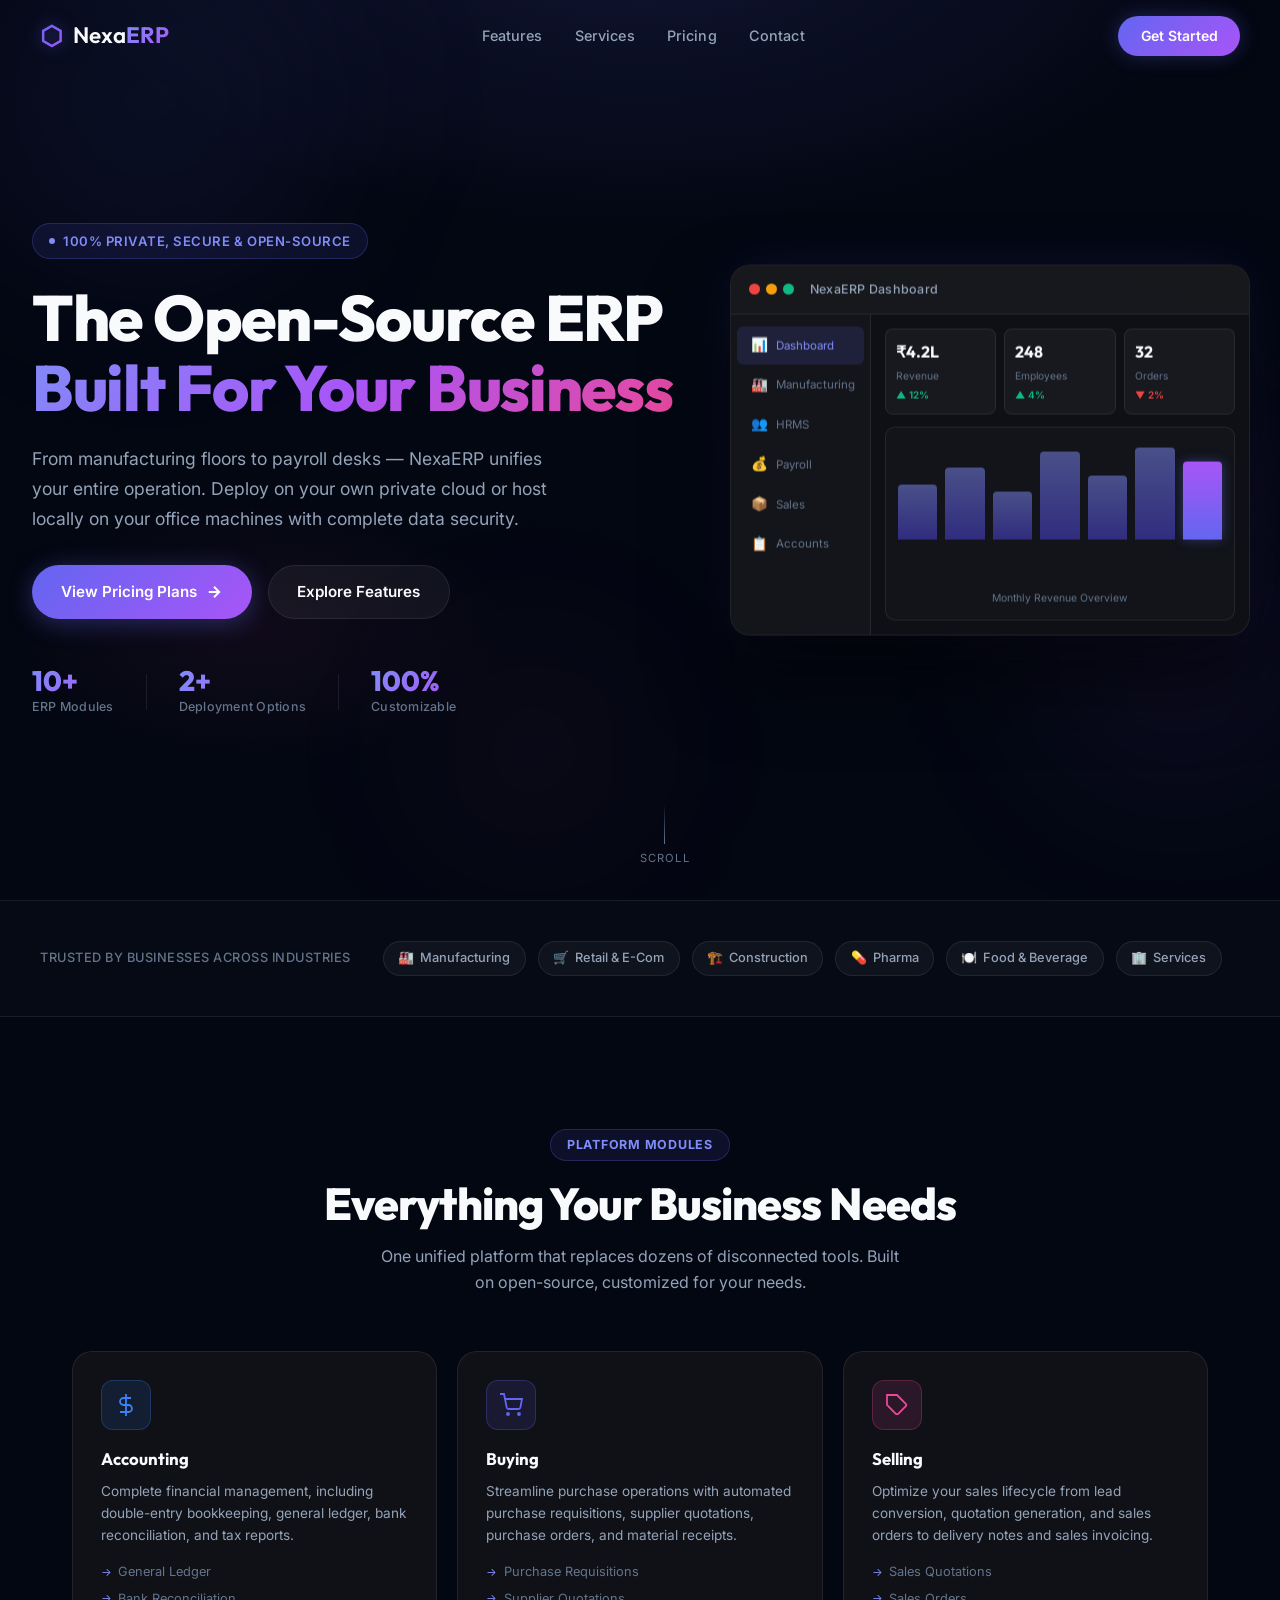
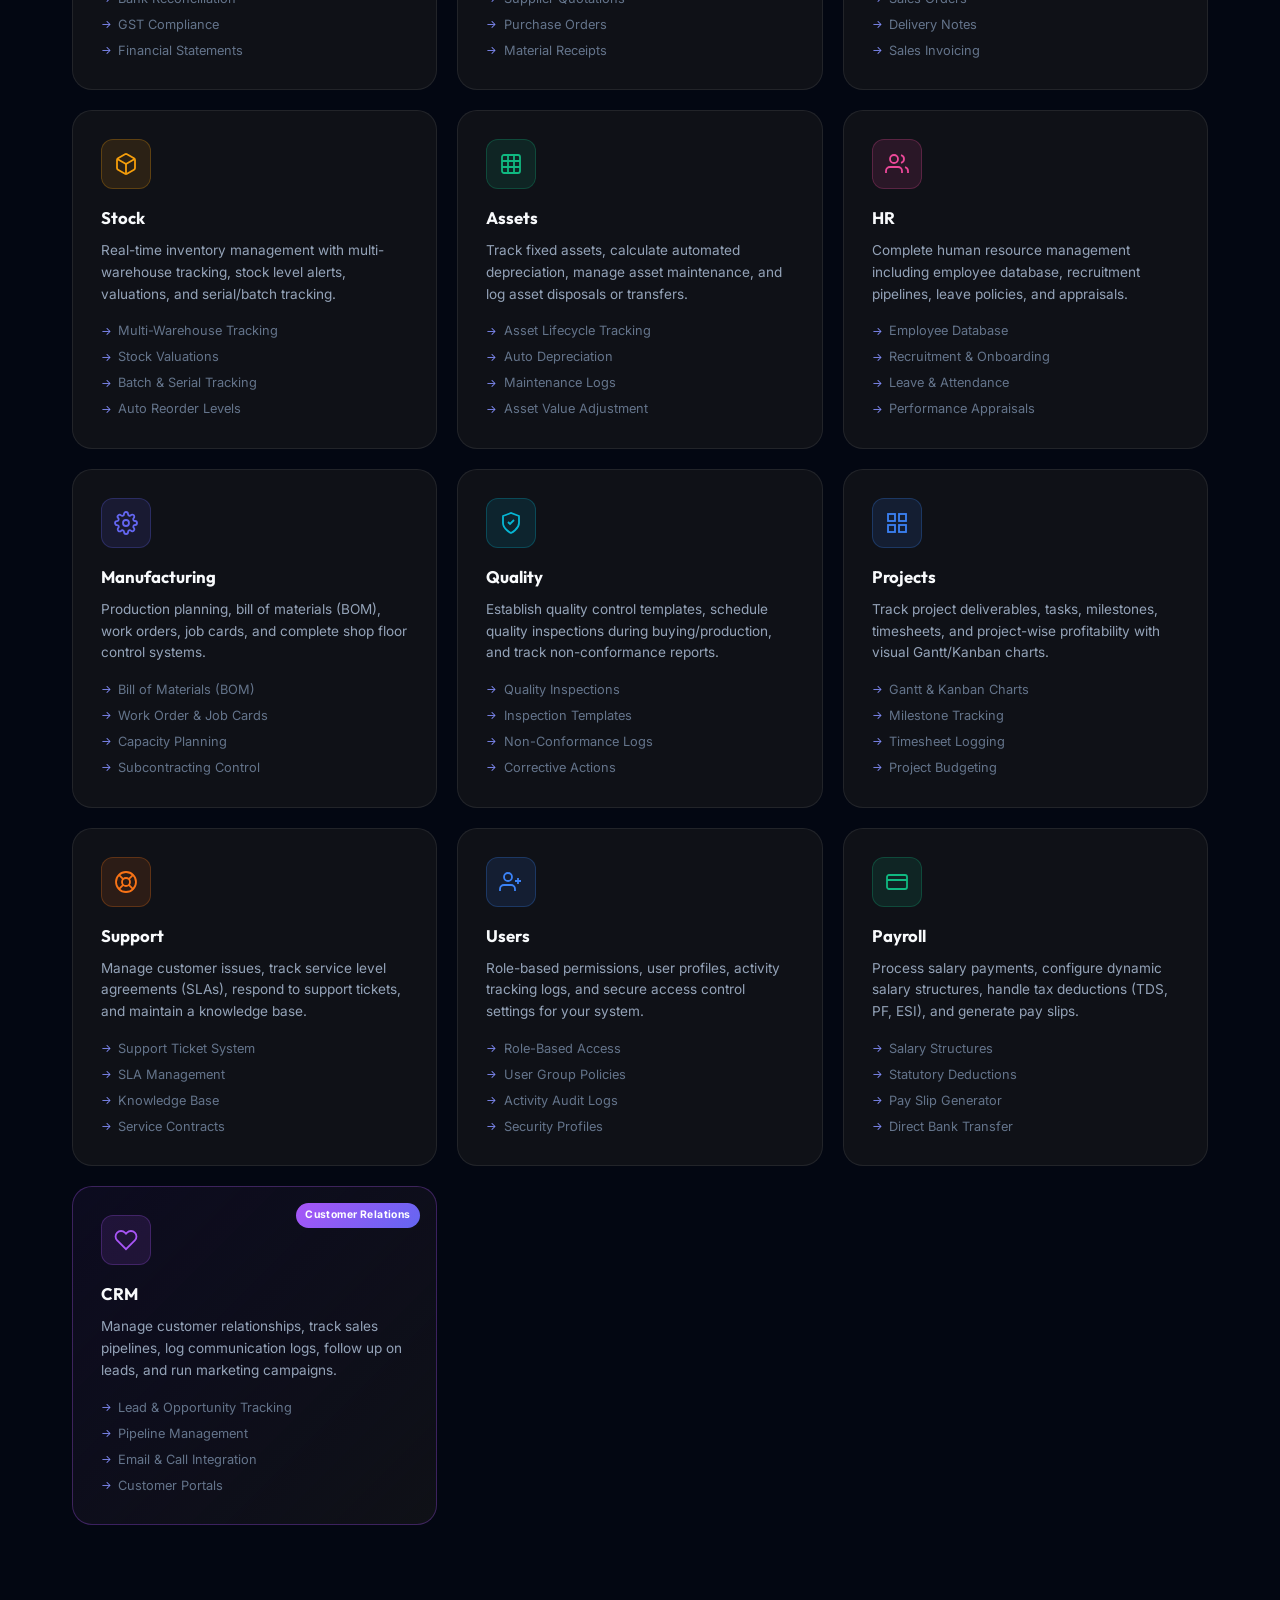
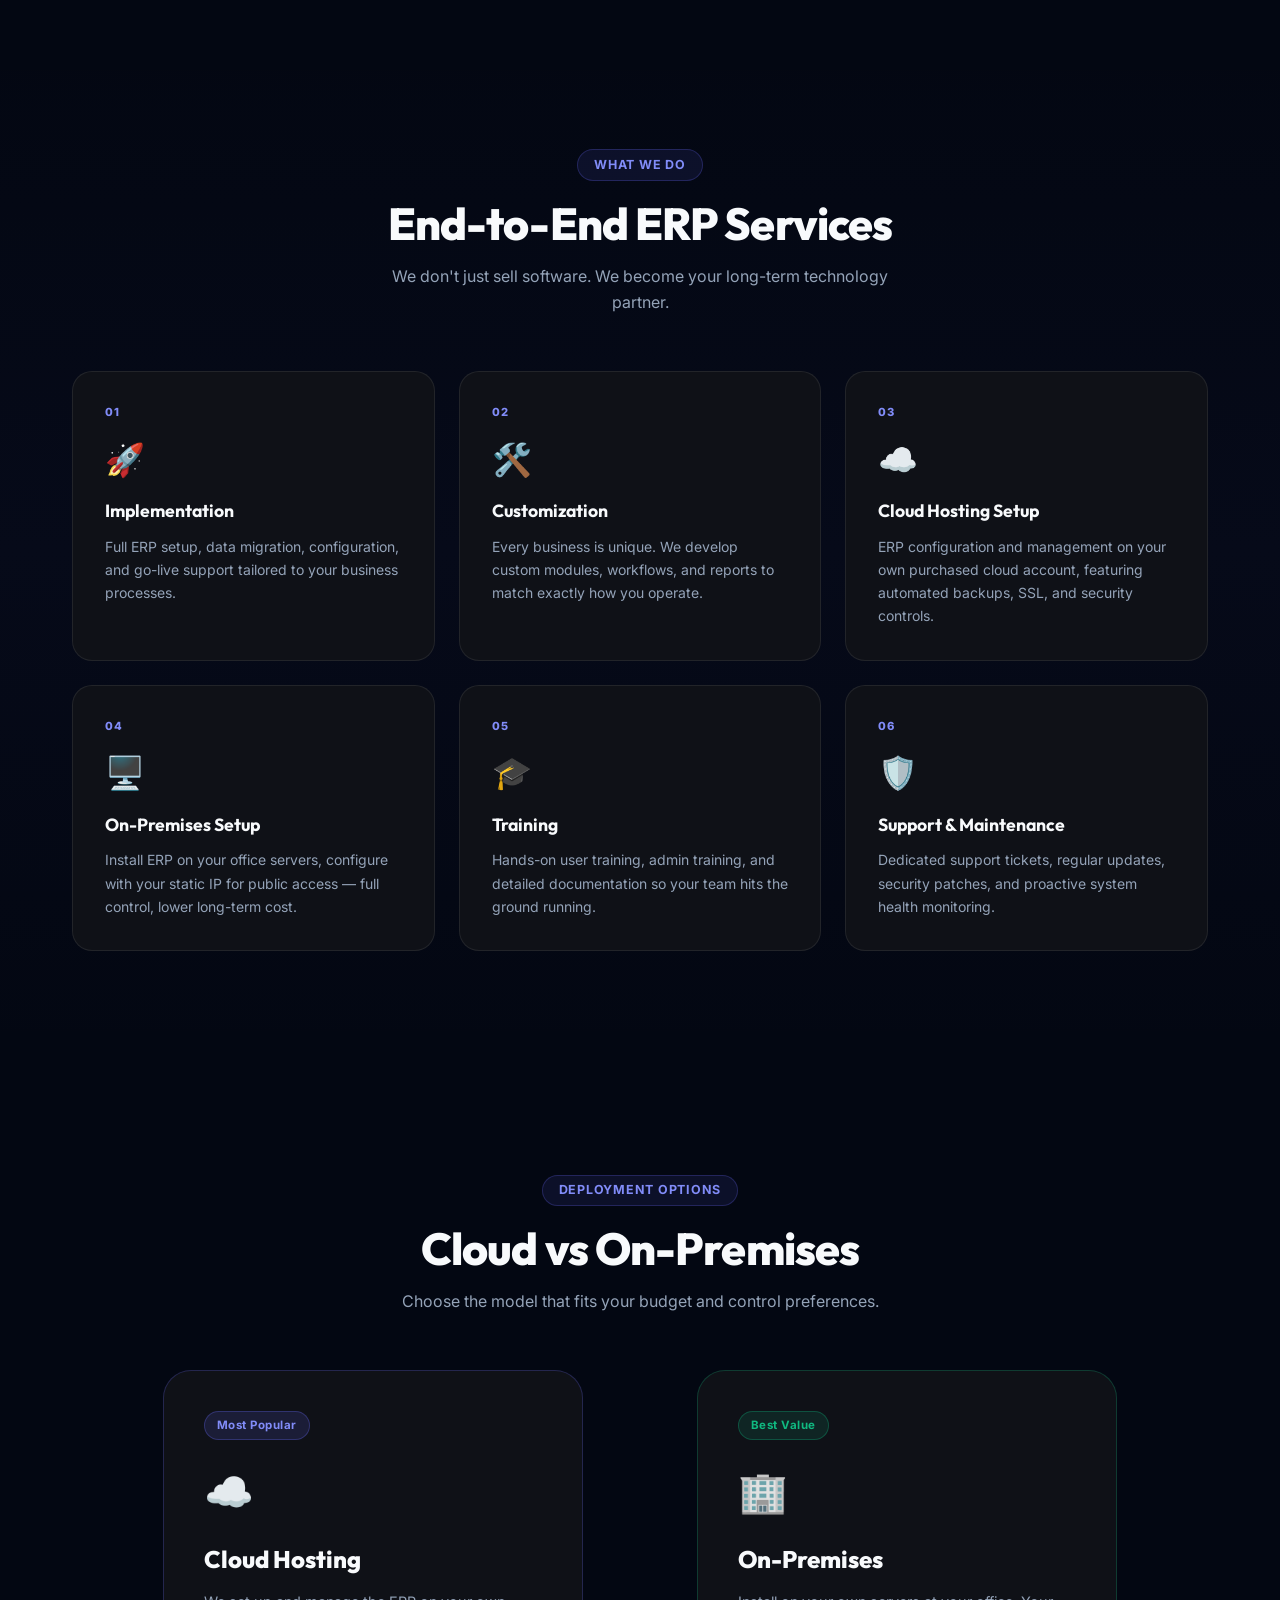
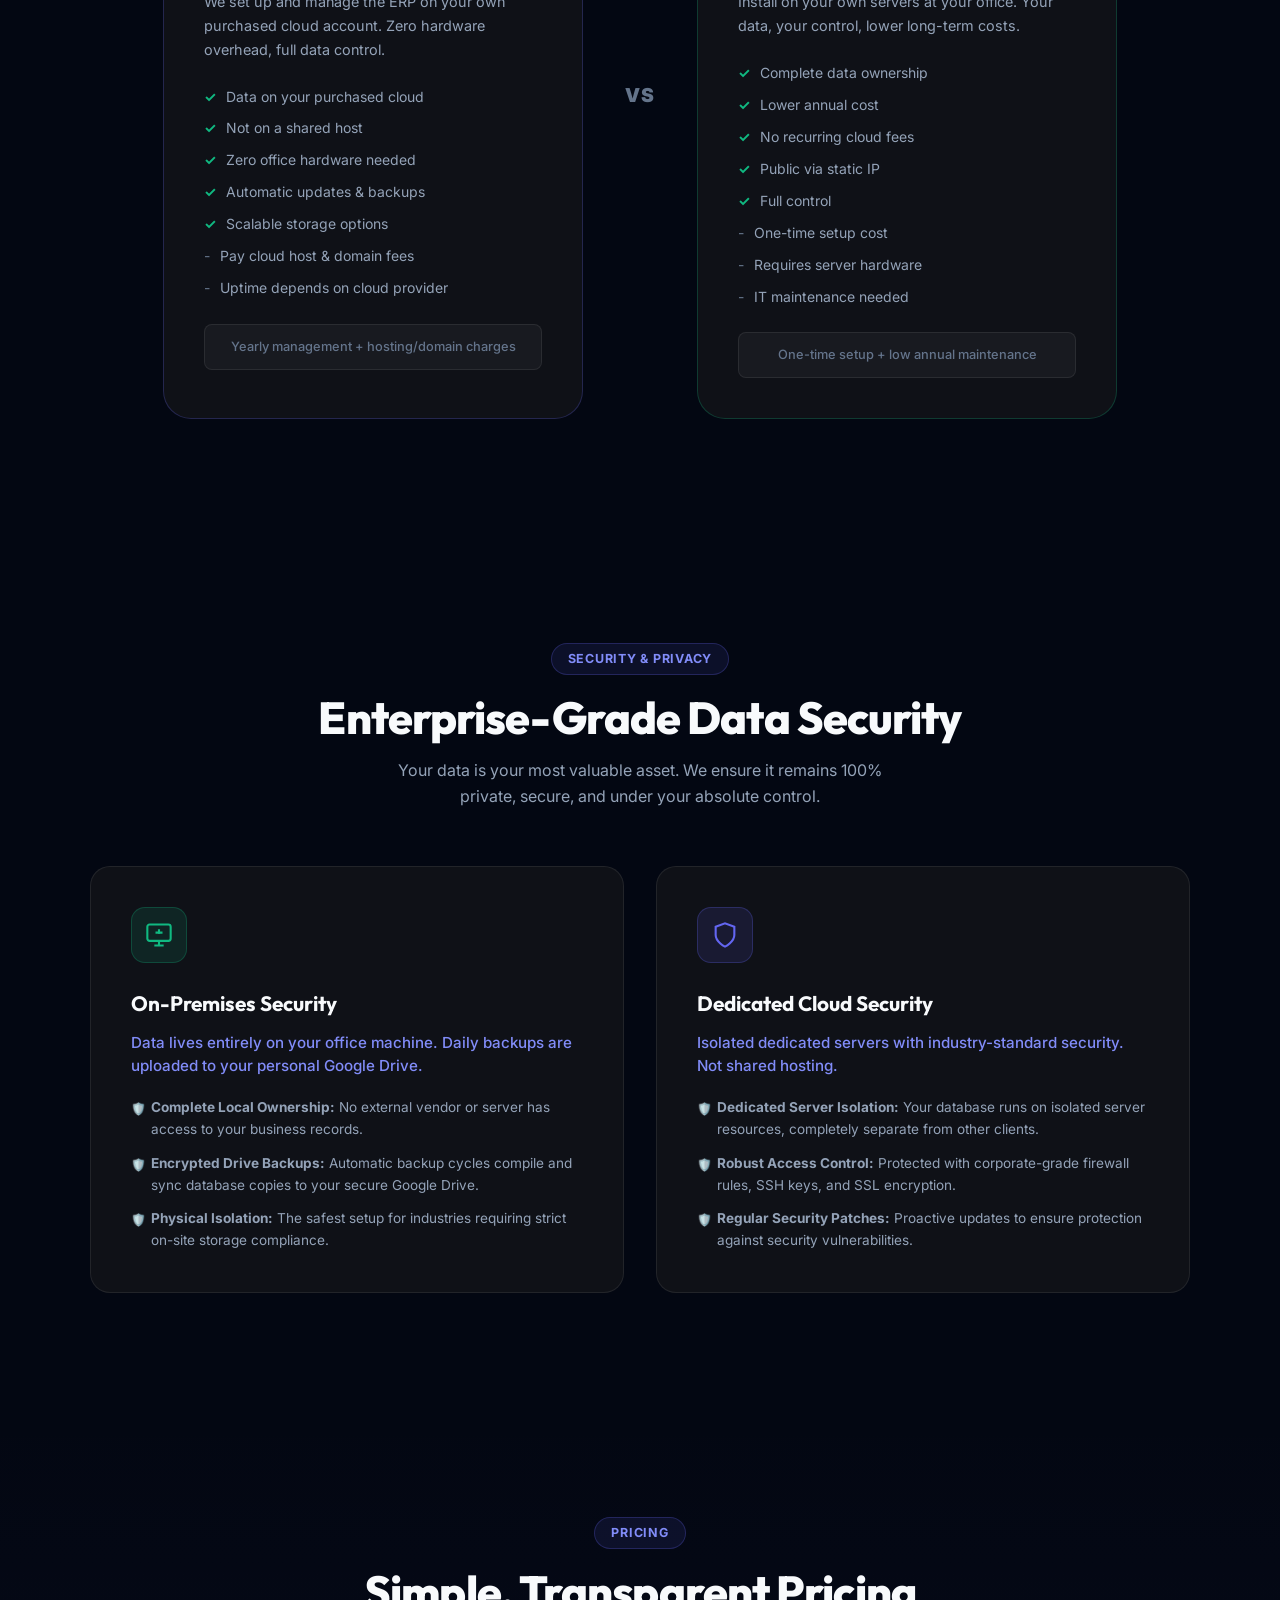
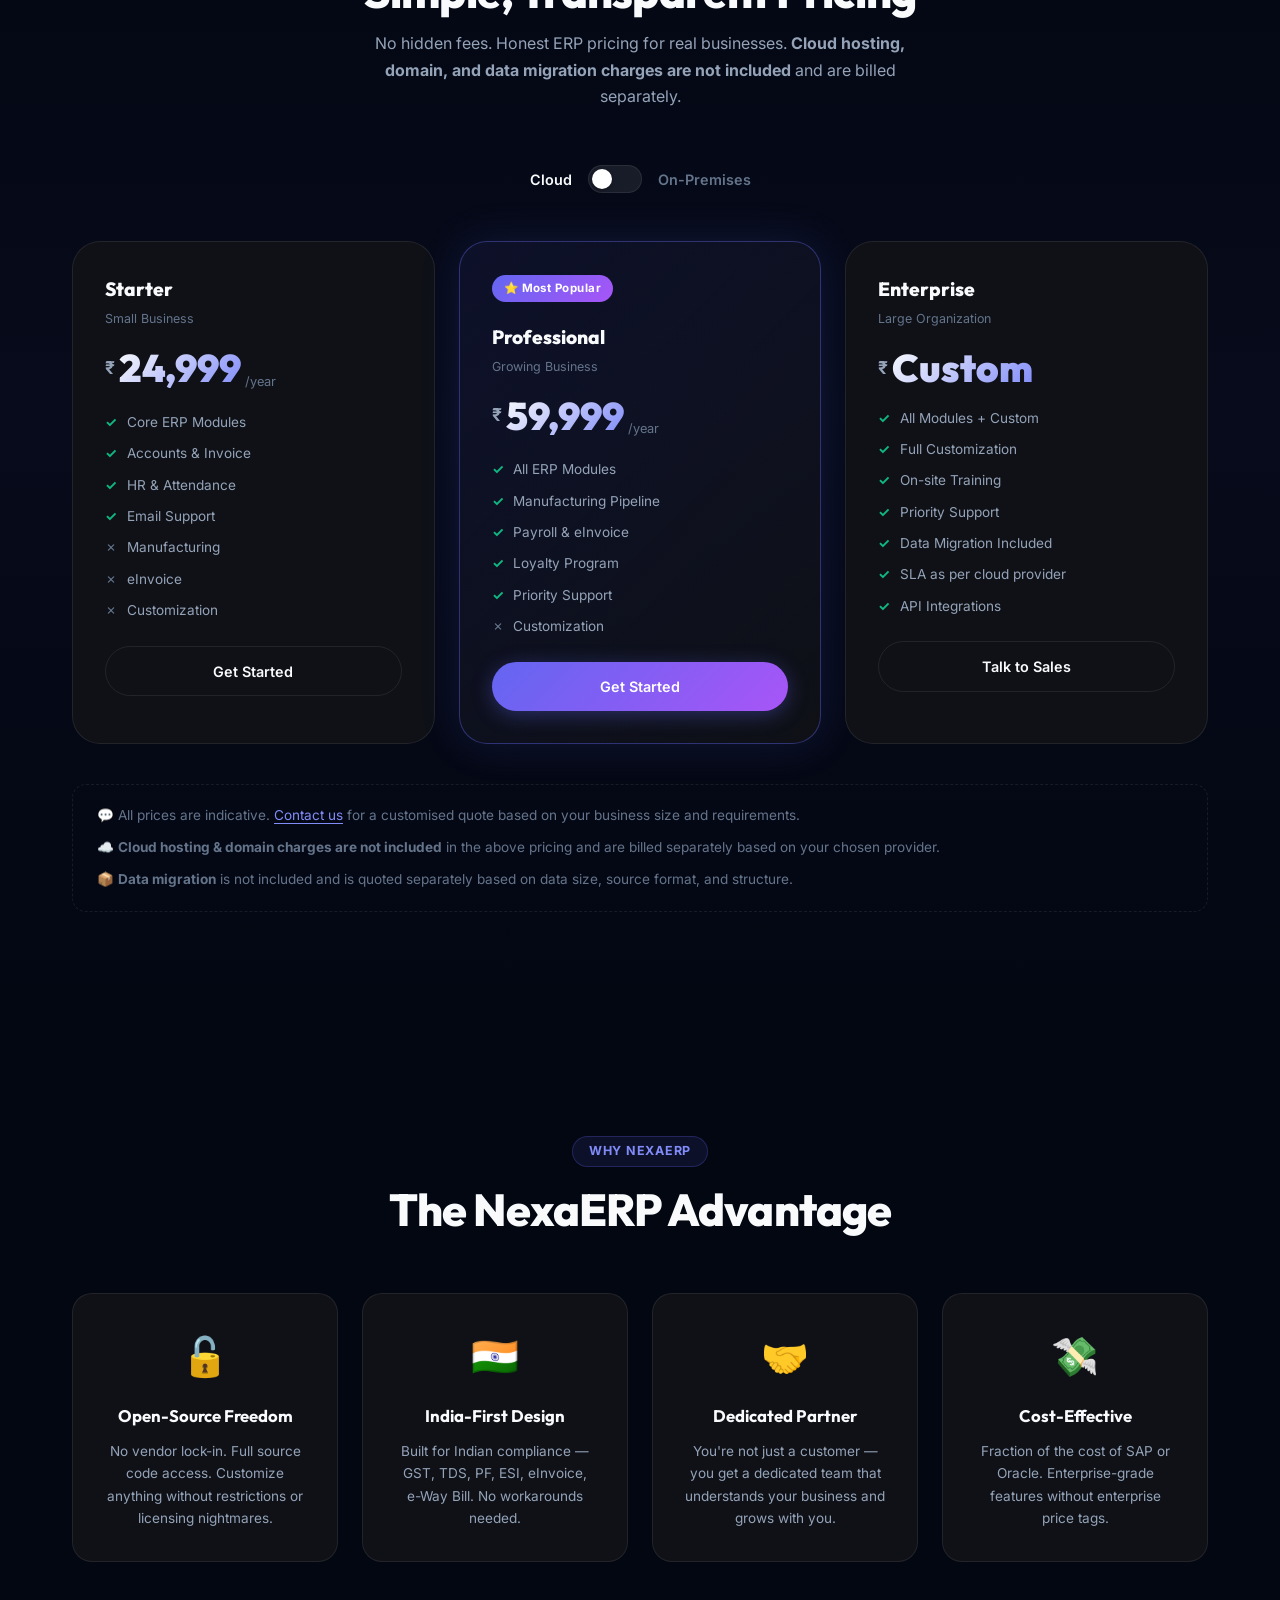
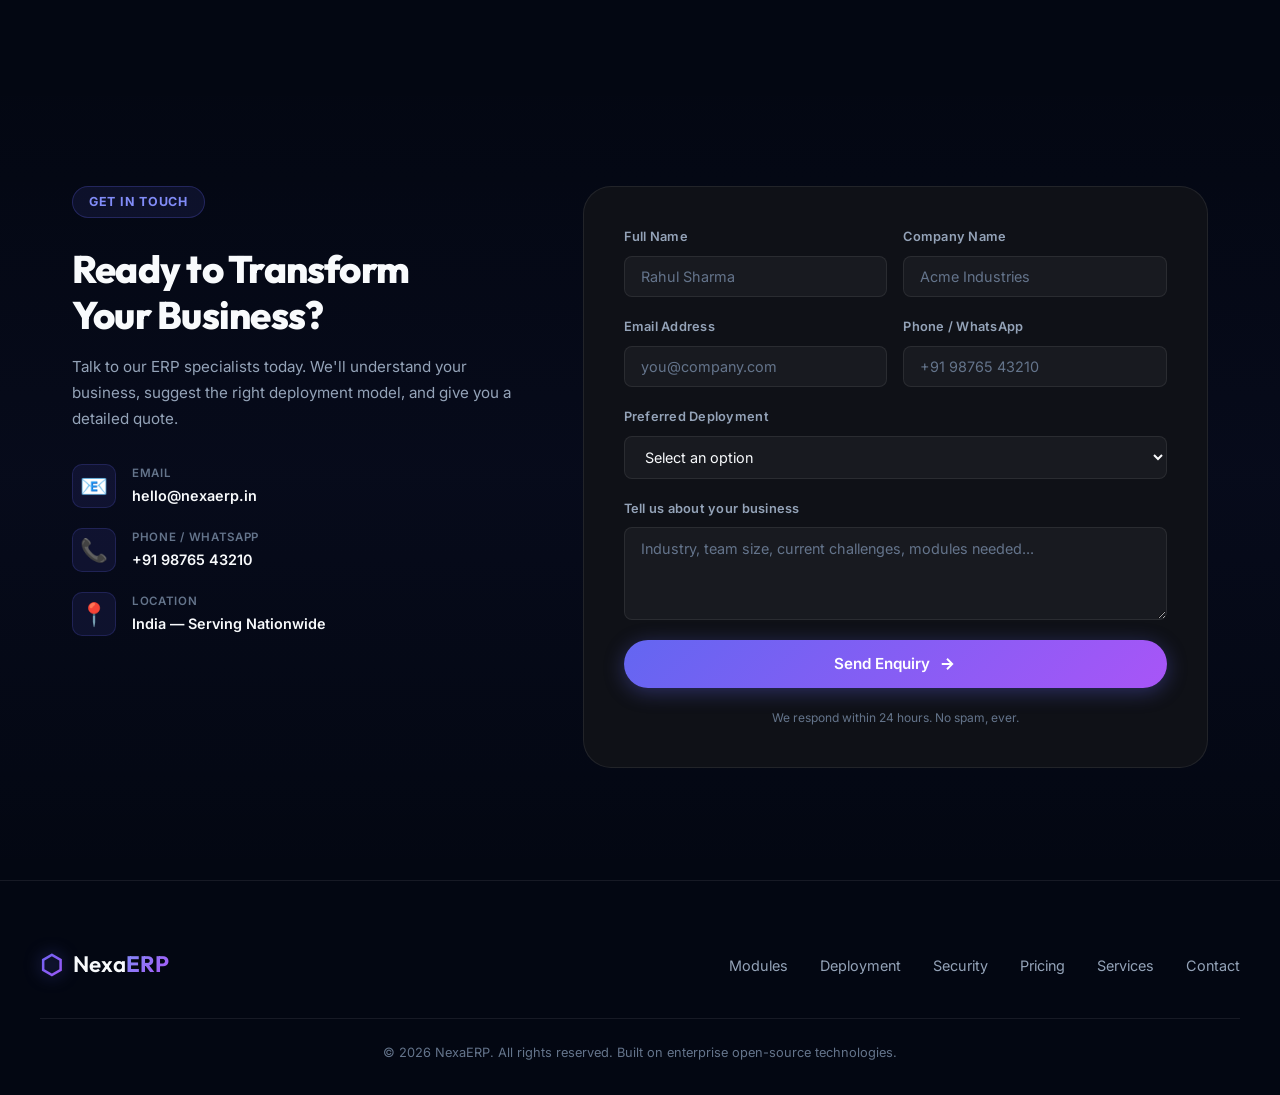
<file: index.html>
<!DOCTYPE html>
<html lang="en">
<head>
  <meta charset="UTF-8" />
  <meta name="viewport" content="width=device-width, initial-scale=1.0" />
  <title>NexaERP — Open-Source ERP Solutions for Modern Businesses</title>
  <meta name="description" content="NexaERP delivers powerful open-source ERP solutions with cloud hosting, on-premises deployment, and full customization. Manufacturing, HRMS, Payroll, Accounts, eInvoice & more." />
  <meta name="keywords" content="ERP, open source ERP, HRMS, payroll, manufacturing ERP, cloud ERP, on-premises ERP, eInvoice" />
  <link rel="preconnect" href="https://fonts.googleapis.com" />
  <link rel="preconnect" href="https://fonts.gstatic.com" crossorigin />
  <link href="https://fonts.googleapis.com/css2?family=Inter:wght@300;400;500;600;700;800;900&family=Outfit:wght@300;400;500;600;700;800;900&display=swap" rel="stylesheet" />
  <link rel="stylesheet" href="style.css" />
</head>
<body>

  <!-- NAV -->
  <nav id="navbar">
    <div class="nav-container">
      <div class="nav-logo">
        <span class="logo-icon">⬡</span>
        <span class="logo-text">Nexa<strong>ERP</strong></span>
      </div>
      <ul class="nav-links">
        <li><a href="#features">Features</a></li>
        <li><a href="#services">Services</a></li>
        <li><a href="#pricing">Pricing</a></li>
        <li><a href="#contact">Contact</a></li>
      </ul>
      <a href="#contact" class="nav-cta">Get Started</a>
      <button class="nav-hamburger" id="hamburger" aria-label="Open menu">
        <span></span><span></span><span></span>
      </button>
    </div>
    <div class="mobile-menu" id="mobileMenu">
      <a href="#features">Features</a>
      <a href="#services">Services</a>
      <a href="#pricing">Pricing</a>
      <a href="#contact">Contact</a>
      <a href="#contact" class="mobile-cta">Get Started</a>
    </div>
  </nav>

  <!-- HERO -->
  <section id="hero">
    <div class="hero-bg-mesh"></div>
    <div class="hero-orb hero-orb-1"></div>
    <div class="hero-orb hero-orb-2"></div>
    <div class="hero-orb hero-orb-3"></div>
    <div class="hero-container">
      <div class="hero-badge">
        <span class="badge-dot"></span>
        100% Private, Secure &amp; Open-Source
      </div>
      <h1 class="hero-title">
        The Open-Source ERP <br/>
        <span class="gradient-text">Built For Your Business</span>
      </h1>
      <p class="hero-subtitle">
        From manufacturing floors to payroll desks — NexaERP unifies your entire operation. 
        Deploy on your own private cloud or host locally on your office machines with complete data security.
      </p>
      <div class="hero-actions">
        <a href="#pricing" class="btn-primary" id="hero-pricing-btn">
          View Pricing Plans
          <svg width="18" height="18" viewBox="0 0 24 24" fill="none" stroke="currentColor" stroke-width="2.5"><path d="M5 12h14M12 5l7 7-7 7"/></svg>
        </a>
        <a href="#features" class="btn-ghost" id="hero-features-btn">Explore Features</a>
      </div>
      <div class="hero-stats">
        <div class="stat-item">
          <span class="stat-number">10+</span>
          <span class="stat-label">ERP Modules</span>
        </div>
        <div class="stat-divider"></div>
        <div class="stat-item">
          <span class="stat-number">2</span>
          <span class="stat-label">Deployment Options</span>
        </div>
        <div class="stat-divider"></div>
        <div class="stat-item">
          <span class="stat-number">100%</span>
          <span class="stat-label">Customizable</span>
        </div>
      </div>
    </div>
    <div class="hero-visual">
      <div class="dashboard-mockup">
        <div class="mockup-header">
          <div class="mockup-dots">
            <span class="dot dot-red"></span>
            <span class="dot dot-yellow"></span>
            <span class="dot dot-green"></span>
          </div>
          <span class="mockup-title">NexaERP Dashboard</span>
        </div>
        <div class="mockup-body">
          <div class="mockup-sidebar">
            <div class="sidebar-item active">
              <span>📊</span> Dashboard
            </div>
            <div class="sidebar-item">
              <span>🏭</span> Manufacturing
            </div>
            <div class="sidebar-item">
              <span>👥</span> HRMS
            </div>
            <div class="sidebar-item">
              <span>💰</span> Payroll
            </div>
            <div class="sidebar-item">
              <span>📦</span> Sales
            </div>
            <div class="sidebar-item">
              <span>📋</span> Accounts
            </div>
          </div>
          <div class="mockup-content">
            <div class="mockup-cards">
              <div class="mockup-card">
                <div class="card-value">₹4.2L</div>
                <div class="card-label">Revenue</div>
                <div class="card-trend up">▲ 12%</div>
              </div>
              <div class="mockup-card">
                <div class="card-value">248</div>
                <div class="card-label">Employees</div>
                <div class="card-trend up">▲ 4%</div>
              </div>
              <div class="mockup-card">
                <div class="card-value">32</div>
                <div class="card-label">Orders</div>
                <div class="card-trend down">▼ 2%</div>
              </div>
            </div>
            <div class="mockup-chart">
              <div class="chart-bars">
                <div class="bar" style="--h:55%"></div>
                <div class="bar" style="--h:72%"></div>
                <div class="bar" style="--h:48%"></div>
                <div class="bar" style="--h:88%"></div>
                <div class="bar" style="--h:64%"></div>
                <div class="bar" style="--h:92%"></div>
                <div class="bar active" style="--h:78%"></div>
              </div>
              <div class="chart-label">Monthly Revenue Overview</div>
            </div>
          </div>
        </div>
      </div>
    </div>
    <div class="scroll-indicator">
      <div class="scroll-line"></div>
      <span>Scroll</span>
    </div>
  </section>

  <!-- TRUST LOGOS -->
  <section id="trust">
    <div class="trust-container">
      <p class="trust-label">Trusted by businesses across industries</p>
      <div class="trust-badges">
        <div class="trust-badge">
          <span>🏭</span> Manufacturing
        </div>
        <div class="trust-badge">
          <span>🛒</span> Retail & E-Com
        </div>
        <div class="trust-badge">
          <span>🏗️</span> Construction
        </div>
        <div class="trust-badge">
          <span>💊</span> Pharma
        </div>
        <div class="trust-badge">
          <span>🍽️</span> Food & Beverage
        </div>
        <div class="trust-badge">
          <span>🏢</span> Services
        </div>
      </div>
    </div>
  </section>

  <!-- FEATURES -->
  <section id="features">
    <div class="section-container">
      <div class="section-header">
        <div class="section-chip">Platform Modules</div>
        <h2 class="section-title">Everything Your Business Needs</h2>
        <p class="section-sub">One unified platform that replaces dozens of disconnected tools. Built on open-source, customized for your needs.</p>
      </div>
      <div class="features-grid">

        <div class="feature-card" id="feat-accounting">
          <div class="feature-icon-wrap" style="--clr: #3b82f6">
            <svg class="feature-icon" viewBox="0 0 24 24" fill="none" stroke="currentColor" stroke-width="1.8"><line x1="12" y1="1" x2="12" y2="23"/><path d="M17 5H9.5a3.5 3.5 0 0 0 0 7h5a3.5 3.5 0 0 1 0 7H6"/></svg>
          </div>
          <h3>Accounting</h3>
          <p>Complete financial management, including double-entry bookkeeping, general ledger, bank reconciliation, and tax reports.</p>
          <ul class="feature-list">
            <li>General Ledger</li>
            <li>Bank Reconciliation</li>
            <li>GST Compliance</li>
            <li>Financial Statements</li>
          </ul>
        </div>

        <div class="feature-card" id="feat-buying">
          <div class="feature-icon-wrap" style="--clr: #6366f1">
            <svg class="feature-icon" viewBox="0 0 24 24" fill="none" stroke="currentColor" stroke-width="1.8"><circle cx="9" cy="21" r="1"/><circle cx="20" cy="21" r="1"/><path d="M1 1h4l2.68 13.39a2 2 0 0 0 2 1.61h9.72a2 2 0 0 0 2-1.61L23 6H6"/></svg>
          </div>
          <h3>Buying</h3>
          <p>Streamline purchase operations with automated purchase requisitions, supplier quotations, purchase orders, and material receipts.</p>
          <ul class="feature-list">
            <li>Purchase Requisitions</li>
            <li>Supplier Quotations</li>
            <li>Purchase Orders</li>
            <li>Material Receipts</li>
          </ul>
        </div>

        <div class="feature-card" id="feat-selling">
          <div class="feature-icon-wrap" style="--clr: #ec4899">
            <svg class="feature-icon" viewBox="0 0 24 24" fill="none" stroke="currentColor" stroke-width="1.8"><path d="M20.59 13.41l-7.17 7.17a2 2 0 0 1-2.83 0L2 12V2h10l8.59 8.59a2 2 0 0 1 0 2.82z"/><line x1="7" y1="7" x2="7.01" y2="7"/></svg>
          </div>
          <h3>Selling</h3>
          <p>Optimize your sales lifecycle from lead conversion, quotation generation, and sales orders to delivery notes and sales invoicing.</p>
          <ul class="feature-list">
            <li>Sales Quotations</li>
            <li>Sales Orders</li>
            <li>Delivery Notes</li>
            <li>Sales Invoicing</li>
          </ul>
        </div>

        <div class="feature-card" id="feat-stock">
          <div class="feature-icon-wrap" style="--clr: #f59e0b">
            <svg class="feature-icon" viewBox="0 0 24 24" fill="none" stroke="currentColor" stroke-width="1.8"><path d="M21 16V8a2 2 0 0 0-1-1.73l-7-4a2 2 0 0 0-2 0l-7 4A2 2 0 0 0 3 8v8a2 2 0 0 0 1 1.73l7 4a2 2 0 0 0 2 0l7-4A2 2 0 0 0 21 16z"/><polyline points="3.27 6.96 12 12.01 20.73 6.96"/><line x1="12" y1="22.08" x2="12" y2="12"/></svg>
          </div>
          <h3>Stock</h3>
          <p>Real-time inventory management with multi-warehouse tracking, stock level alerts, valuations, and serial/batch tracking.</p>
          <ul class="feature-list">
            <li>Multi-Warehouse Tracking</li>
            <li>Stock Valuations</li>
            <li>Batch & Serial Tracking</li>
            <li>Auto Reorder Levels</li>
          </ul>
        </div>

        <div class="feature-card" id="feat-assets">
          <div class="feature-icon-wrap" style="--clr: #10b981">
            <svg class="feature-icon" viewBox="0 0 24 24" fill="none" stroke="currentColor" stroke-width="1.8"><rect x="3" y="3" width="18" height="18" rx="2" ry="2"/><line x1="9" y1="3" x2="9" y2="21"/><line x1="15" y1="3" x2="15" y2="21"/><line x1="3" y1="9" x2="21" y2="9"/><line x1="3" y1="15" x2="21" y2="15"/></svg>
          </div>
          <h3>Assets</h3>
          <p>Track fixed assets, calculate automated depreciation, manage asset maintenance, and log asset disposals or transfers.</p>
          <ul class="feature-list">
            <li>Asset Lifecycle Tracking</li>
            <li>Auto Depreciation</li>
            <li>Maintenance Logs</li>
            <li>Asset Value Adjustment</li>
          </ul>
        </div>

        <div class="feature-card" id="feat-hr">
          <div class="feature-icon-wrap" style="--clr: #ec4899">
            <svg class="feature-icon" viewBox="0 0 24 24" fill="none" stroke="currentColor" stroke-width="1.8"><path d="M17 21v-2a4 4 0 0 0-4-4H5a4 4 0 0 0-4 4v2"/><circle cx="9" cy="7" r="4"/><path d="M23 21v-2a4 4 0 0 0-3-3.87"/><path d="M16 3.13a4 4 0 0 1 0 7.75"/></svg>
          </div>
          <h3>HR</h3>
          <p>Complete human resource management including employee database, recruitment pipelines, leave policies, and appraisals.</p>
          <ul class="feature-list">
            <li>Employee Database</li>
            <li>Recruitment & Onboarding</li>
            <li>Leave & Attendance</li>
            <li>Performance Appraisals</li>
          </ul>
        </div>

        <div class="feature-card" id="feat-manufacturing">
          <div class="feature-icon-wrap" style="--clr: #6366f1">
            <svg class="feature-icon" viewBox="0 0 24 24" fill="none" stroke="currentColor" stroke-width="1.8"><circle cx="12" cy="12" r="3"/><path d="M19.4 15a1.65 1.65 0 0 0 .33 1.82l.06.06a2 2 0 1 1-2.83 2.83l-.06-.06a1.65 1.65 0 0 0-1.82-.33 1.65 1.65 0 0 0-1 1.51V21a2 2 0 0 1-4 0v-.09A1.65 1.65 0 0 0 9 19.4a1.65 1.65 0 0 0-1.82.33l-.06.06a2 2 0 1 1-2.83-2.83l.06-.06a1.65 1.65 0 0 0 .33-1.82 1.65 1.65 0 0 0-1.51-1H3a2 2 0 0 1 0-4h.09A1.65 1.65 0 0 0 4.6 9a1.65 1.65 0 0 0-.33-1.82l-.06-.06a2 2 0 1 1 2.83-2.83l.06.06a1.65 1.65 0 0 0 1.82.33H9a1.65 1.65 0 0 0 1-1.51V3a2 2 0 0 1 4 0v.09a1.65 1.65 0 0 0 1 1.51 1.65 1.65 0 0 0 1.82-.33l.06-.06a2 2 0 1 1 2.83 2.83l-.06.06a1.65 1.65 0 0 0-.33 1.82V9a1.65 1.65 0 0 0 1.51 1H21a2 2 0 0 1 0 4h-.09a1.65 1.65 0 0 0-1.51 1z"/></svg>
          </div>
          <h3>Manufacturing</h3>
          <p>Production planning, bill of materials (BOM), work orders, job cards, and complete shop floor control systems.</p>
          <ul class="feature-list">
            <li>Bill of Materials (BOM)</li>
            <li>Work Order & Job Cards</li>
            <li>Capacity Planning</li>
            <li>Subcontracting Control</li>
          </ul>
        </div>

        <div class="feature-card" id="feat-quality">
          <div class="feature-icon-wrap" style="--clr: #06b6d4">
            <svg class="feature-icon" viewBox="0 0 24 24" fill="none" stroke="currentColor" stroke-width="1.8"><path d="M12 22s8-4 8-10V5l-8-3-8 3v7c0 6 8 10 8 10z"/><path d="m9 11 2 2 4-4"/></svg>
          </div>
          <h3>Quality</h3>
          <p>Establish quality control templates, schedule quality inspections during buying/production, and track non-conformance reports.</p>
          <ul class="feature-list">
            <li>Quality Inspections</li>
            <li>Inspection Templates</li>
            <li>Non-Conformance Logs</li>
            <li>Corrective Actions</li>
          </ul>
        </div>

        <div class="feature-card" id="feat-projects">
          <div class="feature-icon-wrap" style="--clr: #3b82f6">
            <svg class="feature-icon" viewBox="0 0 24 24" fill="none" stroke="currentColor" stroke-width="1.8"><rect x="3" y="3" width="7" height="7"/><rect x="14" y="3" width="7" height="7"/><rect x="14" y="14" width="7" height="7"/><rect x="3" y="14" width="7" height="7"/></svg>
          </div>
          <h3>Projects</h3>
          <p>Track project deliverables, tasks, milestones, timesheets, and project-wise profitability with visual Gantt/Kanban charts.</p>
          <ul class="feature-list">
            <li>Gantt & Kanban Charts</li>
            <li>Milestone Tracking</li>
            <li>Timesheet Logging</li>
            <li>Project Budgeting</li>
          </ul>
        </div>

        <div class="feature-card" id="feat-support">
          <div class="feature-icon-wrap" style="--clr: #f97316">
            <svg class="feature-icon" viewBox="0 0 24 24" fill="none" stroke="currentColor" stroke-width="1.8"><circle cx="12" cy="12" r="10"/><path d="m4.93 4.93 4.24 4.24"/><path d="m14.83 9.17 4.24-4.24"/><path d="m14.83 14.83 4.24 4.24"/><path d="m9.17 14.83-4.24 4.24"/><circle cx="12" cy="12" r="4"/></svg>
          </div>
          <h3>Support</h3>
          <p>Manage customer issues, track service level agreements (SLAs), respond to support tickets, and maintain a knowledge base.</p>
          <ul class="feature-list">
            <li>Support Ticket System</li>
            <li>SLA Management</li>
            <li>Knowledge Base</li>
            <li>Service Contracts</li>
          </ul>
        </div>

        <div class="feature-card" id="feat-users">
          <div class="feature-icon-wrap" style="--clr: #3b82f6">
            <svg class="feature-icon" viewBox="0 0 24 24" fill="none" stroke="currentColor" stroke-width="1.8"><path d="M16 21v-2a4 4 0 0 0-4-4H5a4 4 0 0 0-4 4v2"/><circle cx="9" cy="7" r="4"/><line x1="19" y1="8" x2="19" y2="14"/><line x1="22" y1="11" x2="16" y2="11"/></svg>
          </div>
          <h3>Users</h3>
          <p>Role-based permissions, user profiles, activity tracking logs, and secure access control settings for your system.</p>
          <ul class="feature-list">
            <li>Role-Based Access</li>
            <li>User Group Policies</li>
            <li>Activity Audit Logs</li>
            <li>Security Profiles</li>
          </ul>
        </div>

        <div class="feature-card" id="feat-payroll">
          <div class="feature-icon-wrap" style="--clr: #10b981">
            <svg class="feature-icon" viewBox="0 0 24 24" fill="none" stroke="currentColor" stroke-width="1.8"><rect x="2" y="5" width="20" height="14" rx="2"/><line x1="2" y1="10" x2="22" y2="10"/></svg>
          </div>
          <h3>Payroll</h3>
          <p>Process salary payments, configure dynamic salary structures, handle tax deductions (TDS, PF, ESI), and generate pay slips.</p>
          <ul class="feature-list">
            <li>Salary Structures</li>
            <li>Statutory Deductions</li>
            <li>Pay Slip Generator</li>
            <li>Direct Bank Transfer</li>
          </ul>
        </div>

        <div class="feature-card feature-card-highlight" id="feat-crm">
          <div class="feature-icon-wrap" style="--clr: #a855f7">
            <svg class="feature-icon" viewBox="0 0 24 24" fill="none" stroke="currentColor" stroke-width="1.8"><path d="M20.84 4.61a5.5 5.5 0 0 0-7.78 0L12 5.67l-1.06-1.06a5.5 5.5 0 0 0-7.78 7.78l1.06 1.06L12 21.23l7.78-7.78 1.06-1.06a5.5 5.5 0 0 0 0-7.78z"/></svg>
          </div>
          <h3>CRM</h3>
          <p>Manage customer relationships, track sales pipelines, log communication logs, follow up on leads, and run marketing campaigns.</p>
          <ul class="feature-list">
            <li>Lead & Opportunity Tracking</li>
            <li>Pipeline Management</li>
            <li>Email & Call Integration</li>
            <li>Customer Portals</li>
          </ul>
          <div class="feature-badge">Customer Relations</div>
        </div>

      </div>
    </div>
  </section>

  <!-- SERVICES -->
  <section id="services">
    <div class="section-container">
      <div class="section-header">
        <div class="section-chip">What We Do</div>
        <h2 class="section-title">End-to-End ERP Services</h2>
        <p class="section-sub">We don't just sell software. We become your long-term technology partner.</p>
      </div>
      <div class="services-grid">
        <div class="service-card" id="svc-implementation">
          <div class="service-number">01</div>
          <div class="service-icon">🚀</div>
          <h3>Implementation</h3>
          <p>Full ERP setup, data migration, configuration, and go-live support tailored to your business processes.</p>
        </div>
        <div class="service-card" id="svc-customization">
          <div class="service-number">02</div>
          <div class="service-icon">🛠️</div>
          <h3>Customization</h3>
          <p>Every business is unique. We develop custom modules, workflows, and reports to match exactly how you operate.</p>
        </div>
        <div class="service-card" id="svc-hosting">
          <div class="service-number">03</div>
          <div class="service-icon">☁️</div>
          <h3>Cloud Hosting Setup</h3>
          <p>ERP configuration and management on your own purchased cloud account, featuring automated backups, SSL, and security controls.</p>
        </div>
        <div class="service-card" id="svc-onprem">
          <div class="service-number">04</div>
          <div class="service-icon">🖥️</div>
          <h3>On-Premises Setup</h3>
          <p>Install ERP on your office servers, configure with your static IP for public access — full control, lower long-term cost.</p>
        </div>
        <div class="service-card" id="svc-training">
          <div class="service-number">05</div>
          <div class="service-icon">🎓</div>
          <h3>Training</h3>
          <p>Hands-on user training, admin training, and detailed documentation so your team hits the ground running.</p>
        </div>
        <div class="service-card" id="svc-support">
          <div class="service-number">06</div>
          <div class="service-icon">🛡️</div>
          <h3>Support &amp; Maintenance</h3>
          <p>Dedicated support tickets, regular updates, security patches, and proactive system health monitoring.</p>
        </div>
      </div>
    </div>
  </section>

  <!-- DEPLOYMENT COMPARISON -->
  <section id="deployment">
    <div class="section-container">
      <div class="section-header">
        <div class="section-chip">Deployment Options</div>
        <h2 class="section-title">Cloud vs On-Premises</h2>
        <p class="section-sub">Choose the model that fits your budget and control preferences.</p>
      </div>
      <div class="deploy-compare">
        <div class="deploy-card cloud-card" id="deploy-cloud">
          <div class="deploy-badge">Most Popular</div>
          <div class="deploy-icon">☁️</div>
          <h3>Cloud Hosting</h3>
          <p class="deploy-desc">We set up and manage the ERP on your own purchased cloud account. Zero hardware overhead, full data control.</p>
          <ul class="deploy-list">
            <li><span class="check">✓</span> Data on your purchased cloud</li>
            <li><span class="check">✓</span> Not on a shared host</li>
            <li><span class="check">✓</span> Zero office hardware needed</li>
            <li><span class="check">✓</span> Automatic updates &amp; backups</li>
            <li><span class="check">✓</span> Scalable storage options</li>
            <li><span class="cross">-</span> Pay cloud host &amp; domain fees</li>
            <li><span class="cross">-</span> Uptime depends on cloud provider</li>
          </ul>
          <div class="deploy-pricing-note">
            <span>Yearly management + hosting/domain charges</span>
          </div>
        </div>
        <div class="deploy-vs">VS</div>
        <div class="deploy-card onprem-card" id="deploy-onprem">
          <div class="deploy-badge best-value">Best Value</div>
          <div class="deploy-icon">🏢</div>
          <h3>On-Premises</h3>
          <p class="deploy-desc">Install on your own servers at your office. Your data, your control, lower long-term costs.</p>
          <ul class="deploy-list">
            <li><span class="check">✓</span> Complete data ownership</li>
            <li><span class="check">✓</span> Lower annual cost</li>
            <li><span class="check">✓</span> No recurring cloud fees</li>
            <li><span class="check">✓</span> Public via static IP</li>
            <li><span class="check">✓</span> Full control</li>
            <li><span class="cross">-</span> One-time setup cost</li>
            <li><span class="cross">-</span> Requires server hardware</li>
            <li><span class="cross">-</span> IT maintenance needed</li>
          </ul>
          <div class="deploy-pricing-note">
            <span>One-time setup + low annual maintenance</span>
          </div>
        </div>
      </div>
    </div>
  </section>

  <!-- SECURITY -->
  <section id="security">
    <div class="section-container">
      <div class="section-header">
        <div class="section-chip">Security &amp; Privacy</div>
        <h2 class="section-title">Enterprise-Grade Data Security</h2>
        <p class="section-sub">Your data is your most valuable asset. We ensure it remains 100% private, secure, and under your absolute control.</p>
      </div>
      <div class="security-grid">
        <div class="security-card" id="sec-onprem">
          <div class="security-icon-wrap" style="--clr: #10b981">
            <svg class="security-icon" viewBox="0 0 24 24" fill="none" stroke="currentColor" stroke-width="1.8"><rect x="2" y="3" width="20" height="14" rx="2" ry="2"/><line x1="8" y1="21" x2="16" y2="21"/><line x1="12" y1="17" x2="12" y2="21"/><path d="M12 7v4"/><path d="M9 10h6"/></svg>
          </div>
          <h3>On-Premises Security</h3>
          <p class="security-main-point">Data lives entirely on your office machine. Daily backups are uploaded to your personal Google Drive.</p>
          <ul class="security-list">
            <li><strong>Complete Local Ownership:</strong> No external vendor or server has access to your business records.</li>
            <li><strong>Encrypted Drive Backups:</strong> Automatic backup cycles compile and sync database copies to your secure Google Drive.</li>
            <li><strong>Physical Isolation:</strong> The safest setup for industries requiring strict on-site storage compliance.</li>
          </ul>
        </div>
        <div class="security-card" id="sec-cloud">
          <div class="security-icon-wrap" style="--clr: #6366f1">
            <svg class="security-icon" viewBox="0 0 24 24" fill="none" stroke="currentColor" stroke-width="1.8"><path d="M12 22s8-4 8-10V5l-8-3-8 3v7c0 6 8 10 8 10z"/></svg>
          </div>
          <h3>Dedicated Cloud Security</h3>
          <p class="security-main-point">Isolated dedicated servers with industry-standard security. Not shared hosting.</p>
          <ul class="security-list">
            <li><strong>Dedicated Server Isolation:</strong> Your database runs on isolated server resources, completely separate from other clients.</li>
            <li><strong>Robust Access Control:</strong> Protected with corporate-grade firewall rules, SSH keys, and SSL encryption.</li>
            <li><strong>Regular Security Patches:</strong> Proactive updates to ensure protection against security vulnerabilities.</li>
          </ul>
        </div>
      </div>
    </div>
  </section>

  <!-- PRICING -->
  <section id="pricing">
    <div class="section-container">
      <div class="section-header">
        <div class="section-chip">Pricing</div>
        <h2 class="section-title">Simple, Transparent Pricing</h2>
        <p class="section-sub">No hidden fees. Honest ERP pricing for real businesses. <strong>Cloud hosting, domain, and data migration charges are not included</strong> and are billed separately.</p>
      </div>

      <div class="pricing-toggle-wrap">
        <span id="toggle-cloud-label" class="toggle-label active">Cloud</span>
        <button class="pricing-toggle" id="pricingToggle" aria-label="Toggle pricing model">
          <span class="toggle-thumb"></span>
        </button>
        <span id="toggle-onprem-label" class="toggle-label">On-Premises</span>
      </div>

      <!-- CLOUD PRICING -->
      <div class="pricing-grid" id="cloudPricing">
        <div class="pricing-card" id="plan-starter">
          <div class="plan-name">Starter</div>
          <div class="plan-target">Small Business</div>
          <div class="plan-price">
            <span class="price-currency">₹</span>
            <span class="price-amount">24,999</span>
            <span class="price-period">/year</span>
          </div>
          <ul class="plan-features">
            <li><span class="pf-check">✓</span> Core ERP Modules</li>
            <li><span class="pf-check">✓</span> Accounts &amp; Invoice</li>
            <li><span class="pf-check">✓</span> HR &amp; Attendance</li>
            <li><span class="pf-check">✓</span> Email Support</li>
            <li><span class="pf-cross">✗</span> Manufacturing</li>
            <li><span class="pf-cross">✗</span> eInvoice</li>
            <li><span class="pf-cross">✗</span> Customization</li>
          </ul>
          <a href="#contact" class="plan-btn plan-btn-outline" id="plan-starter-cta">Get Started</a>
        </div>

        <div class="pricing-card pricing-featured" id="plan-professional">
          <div class="plan-popular-badge">⭐ Most Popular</div>
          <div class="plan-name">Professional</div>
          <div class="plan-target">Growing Business</div>
          <div class="plan-price">
            <span class="price-currency">₹</span>
            <span class="price-amount">59,999</span>
            <span class="price-period">/year</span>
          </div>
          <ul class="plan-features">
            <li><span class="pf-check">✓</span> All ERP Modules</li>
            <li><span class="pf-check">✓</span> Manufacturing Pipeline</li>
            <li><span class="pf-check">✓</span> Payroll &amp; eInvoice</li>
            <li><span class="pf-check">✓</span> Loyalty Program</li>
            <li><span class="pf-check">✓</span> Priority Support</li>
            <li><span class="pf-cross">✗</span> Customization</li>
          </ul>
          <a href="#contact" class="plan-btn plan-btn-primary" id="plan-professional-cta">Get Started</a>
        </div>

        <div class="pricing-card" id="plan-enterprise">
          <div class="plan-name">Enterprise</div>
          <div class="plan-target">Large Organization</div>
          <div class="plan-price">
            <span class="price-currency">₹</span>
            <span class="price-amount">Custom</span>
          </div>
          <ul class="plan-features">
            <li><span class="pf-check">✓</span> All Modules + Custom</li>
            <li><span class="pf-check">✓</span> Full Customization</li>
            <li><span class="pf-check">✓</span> On-site Training</li>
            <li><span class="pf-check">✓</span> Priority Support</li>
            <li><span class="pf-check">✓</span> Data Migration Included</li>
            <li><span class="pf-check">✓</span> SLA as per cloud provider</li>
            <li><span class="pf-check">✓</span> API Integrations</li>
          </ul>
          <a href="#contact" class="plan-btn plan-btn-outline" id="plan-enterprise-cta">Talk to Sales</a>
        </div>
      </div>

      <!-- ON-PREM PRICING -->
      <div class="pricing-grid hidden" id="onpremPricing">
        <div class="pricing-card" id="plan-onprem-basic">
          <div class="plan-name">Basic Setup</div>
          <div class="plan-target">Small Office</div>
          <div class="plan-price">
            <span class="price-currency">₹</span>
            <span class="price-amount">24,999</span>
            <span class="price-period">one-time</span>
          </div>
          <div class="plan-annual-note">+ ₹9,999/year maintenance</div>
          <ul class="plan-features">
            <li><span class="pf-check">✓</span> ERP Installation</li>
            <li><span class="pf-check">✓</span> Network Configuration</li>
            <li><span class="pf-check">✓</span> Static IP Setup</li>
            <li><span class="pf-check">✓</span> Core Modules</li>
            <li><span class="pf-check">✓</span> 1 Month Free Support</li>
            <li><span class="pf-cross">✗</span> Manufacturing Module</li>
            <li><span class="pf-cross">✗</span> eInvoice</li>
            <li><span class="pf-cross">✗</span> Customization</li>
          </ul>
          <a href="#contact" class="plan-btn plan-btn-outline" id="plan-onprem-basic-cta">Get Started</a>
        </div>

        <div class="pricing-card pricing-featured" id="plan-onprem-pro">
          <div class="plan-popular-badge">💡 Best Value</div>
          <div class="plan-name">Pro Setup</div>
          <div class="plan-target">Medium Business</div>
          <div class="plan-price">
            <span class="price-currency">₹</span>
            <span class="price-amount">39,999</span>
            <span class="price-period">one-time</span>
          </div>
          <div class="plan-annual-note">+ ₹14,999/year maintenance</div>
          <ul class="plan-features">
            <li><span class="pf-check">✓</span> Full ERP Setup</li>
            <li><span class="pf-check">✓</span> All 10+ Modules</li>
            <li><span class="pf-check">✓</span> eInvoice Integration</li>
            <li><span class="pf-check">✓</span> User Training</li>
            <li><span class="pf-check">✓</span> 3 Months Support</li>
            <li><span class="pf-check">✓</span> Backup System</li>
            <li><span class="pf-cross">✗</span> Customization</li>
          </ul>
          <a href="#contact" class="plan-btn plan-btn-primary" id="plan-onprem-pro-cta">Get Started</a>
        </div>

        <div class="pricing-card" id="plan-onprem-enterprise">
          <div class="plan-name">Enterprise</div>
          <div class="plan-target">Large Organization</div>
          <div class="plan-price">
            <span class="price-currency">₹</span>
            <span class="price-amount">Custom</span>
          </div>
          <div class="plan-annual-note">Tailored maintenance plan</div>
          <ul class="plan-features">
            <li><span class="pf-check">✓</span> Full ERP Setup</li>
            <li><span class="pf-check">✓</span> All 10+ Modules</li>
            <li><span class="pf-check">✓</span> eInvoice Integration</li>
            <li><span class="pf-check">✓</span> Multi-site Setup</li>
            <li><span class="pf-check">✓</span> Full Customization</li>
            <li><span class="pf-check">✓</span> On-site Training</li>
            <li><span class="pf-check">✓</span> Priority Support</li>
            <li><span class="pf-check">✓</span> Data Migration Included</li>
          </ul>
          <a href="#contact" class="plan-btn plan-btn-outline" id="plan-onprem-enterprise-cta">Talk to Sales</a>
        </div>
      </div>

      <div class="pricing-note">
        <p class="pricing-note-line">💬 All prices are indicative. <a href="#contact">Contact us</a> for a customised quote based on your business size and requirements.</p>
        <p class="pricing-note-line">☁️ <strong>Cloud hosting &amp; domain charges are not included</strong> in the above pricing and are billed separately based on your chosen provider.</p>
        <p class="pricing-note-line">📦 <strong>Data migration</strong> is not included and is quoted separately based on data size, source format, and structure.</p>
      </div>
    </div>
  </section>

  <!-- WHY US -->
  <section id="why-us">
    <div class="section-container">
      <div class="section-header">
        <div class="section-chip">Why NexaERP</div>
        <h2 class="section-title">The NexaERP Advantage</h2>
      </div>
      <div class="why-grid">
        <div class="why-card" id="why-opensource">
          <div class="why-icon">🔓</div>
          <h3>Open-Source Freedom</h3>
          <p>No vendor lock-in. Full source code access. Customize anything without restrictions or licensing nightmares.</p>
        </div>
        <div class="why-card" id="why-local">
          <div class="why-icon">🇮🇳</div>
          <h3>India-First Design</h3>
          <p>Built for Indian compliance — GST, TDS, PF, ESI, eInvoice, e-Way Bill. No workarounds needed.</p>
        </div>
        <div class="why-card" id="why-partner">
          <div class="why-icon">🤝</div>
          <h3>Dedicated Partner</h3>
          <p>You're not just a customer — you get a dedicated team that understands your business and grows with you.</p>
        </div>
        <div class="why-card" id="why-cost">
          <div class="why-icon">💸</div>
          <h3>Cost-Effective</h3>
          <p>Fraction of the cost of SAP or Oracle. Enterprise-grade features without enterprise price tags.</p>
        </div>
      </div>
    </div>
  </section>

  <!-- CONTACT / CTA -->
  <section id="contact">
    <div class="section-container">
      <div class="contact-grid">
        <div class="contact-info">
          <div class="section-chip">Get In Touch</div>
          <h2 class="contact-title">Ready to Transform<br/>Your Business?</h2>
          <p class="contact-desc">Talk to our ERP specialists today. We'll understand your business, suggest the right deployment model, and give you a detailed quote.</p>
          <div class="contact-details">
            <div class="contact-item" id="contact-email">
              <div class="contact-icon">📧</div>
              <div>
                <span class="contact-label">Email</span>
                <span class="contact-value">hello@nexaerp.in</span>
              </div>
            </div>
            <div class="contact-item" id="contact-phone">
              <div class="contact-icon">📞</div>
              <div>
                <span class="contact-label">Phone / WhatsApp</span>
                <span class="contact-value">+91 98765 43210</span>
              </div>
            </div>
            <div class="contact-item" id="contact-location">
              <div class="contact-icon">📍</div>
              <div>
                <span class="contact-label">Location</span>
                <span class="contact-value">India — Serving Nationwide</span>
              </div>
            </div>
          </div>
        </div>
        <div class="contact-form-wrap">
          <form class="contact-form" id="contactForm" novalidate>
            <div class="form-row">
              <div class="form-group">
                <label for="cf-name">Full Name</label>
                <input type="text" id="cf-name" name="name" placeholder="Rahul Sharma" required />
              </div>
              <div class="form-group">
                <label for="cf-company">Company Name</label>
                <input type="text" id="cf-company" name="company" placeholder="Acme Industries" />
              </div>
            </div>
            <div class="form-row">
              <div class="form-group">
                <label for="cf-email">Email Address</label>
                <input type="email" id="cf-email" name="email" placeholder="you@company.com" required />
              </div>
              <div class="form-group">
                <label for="cf-phone">Phone / WhatsApp</label>
                <input type="tel" id="cf-phone" name="phone" placeholder="+91 98765 43210" />
              </div>
            </div>
            <div class="form-group">
              <label for="cf-deployment">Preferred Deployment</label>
              <select id="cf-deployment" name="deployment">
                <option value="">Select an option</option>
                <option value="cloud">Cloud Hosting (Subscription)</option>
                <option value="onprem">On-Premises (One-time + Maintenance)</option>
                <option value="unsure">Not sure yet</option>
              </select>
            </div>
            <div class="form-group">
              <label for="cf-message">Tell us about your business</label>
              <textarea id="cf-message" name="message" rows="4" placeholder="Industry, team size, current challenges, modules needed..."></textarea>
            </div>
            <button type="submit" class="form-submit" id="form-submit-btn">
              <span>Send Enquiry</span>
              <svg width="18" height="18" viewBox="0 0 24 24" fill="none" stroke="currentColor" stroke-width="2.5"><path d="M5 12h14M12 5l7 7-7 7"/></svg>
            </button>
            <p class="form-note">We respond within 24 hours. No spam, ever.</p>
          </form>
          <div class="form-success hidden" id="formSuccess">
            <div class="success-icon">✅</div>
            <h3>Enquiry Sent!</h3>
            <p>Thank you! Our team will reach out to you within 24 hours.</p>
          </div>
        </div>
      </div>
    </div>
  </section>

  <!-- FOOTER -->
  <footer id="footer">
    <div class="footer-container">
      <div class="footer-brand">
        <div class="nav-logo">
          <span class="logo-icon">⬡</span>
          <span class="logo-text">Nexa<strong>ERP</strong></span>
        </div>
      </div>
      <div class="footer-horizontal-links">
        <a href="#features" class="footer-link">Modules</a>
        <a href="#deployment" class="footer-link">Deployment</a>
        <a href="#security" class="footer-link">Security</a>
        <a href="#pricing" class="footer-link">Pricing</a>
        <a href="#services" class="footer-link">Services</a>
        <a href="#contact" class="footer-link">Contact</a>
      </div>
    </div>
    <div class="footer-bottom">
      <p class="copyright">&copy; 2026 NexaERP. All rights reserved. Built on enterprise open-source technologies.</p>
    </div>
  </footer>

  <script src="script.js"></script>
</body>
</html>
</file>
<file: style.css>
/* =============================================
   NEXAERP — Main Stylesheet
   ============================================= */

/* --- RESET & BASE --- */
*, *::before, *::after {
  box-sizing: border-box;
  margin: 0;
  padding: 0;
}

:root {
  --primary: #6366f1;
  --primary-light: #818cf8;
  --primary-dark: #4f46e5;
  --accent: #a855f7;
  --accent-2: #ec4899;
  --bg-dark: #030712;
  --bg-card: #0f1117;
  --bg-card-2: #13161f;
  --border: rgba(255,255,255,0.08);
  --border-hover: rgba(99,102,241,0.4);
  --text: #f8fafc;
  --text-muted: #94a3b8;
  --text-dim: #64748b;
  --success: #10b981;
  --warning: #f59e0b;
  --danger: #ef4444;
  --radius-sm: 8px;
  --radius: 14px;
  --radius-lg: 20px;
  --radius-xl: 28px;
  --shadow-glow: 0 0 40px rgba(99,102,241,0.15);
  --font-main: 'Inter', sans-serif;
  --font-display: 'Outfit', sans-serif;
}

html {
  scroll-behavior: smooth;
}

body {
  font-family: var(--font-main);
  background: var(--bg-dark);
  color: var(--text);
  line-height: 1.6;
  overflow-x: hidden;
  -webkit-font-smoothing: antialiased;
}

a {
  color: inherit;
  text-decoration: none;
}

/* --- UTILITY --- */
.hidden { display: none !important; }

.gradient-text {
  background: linear-gradient(135deg, var(--primary-light) 0%, var(--accent) 50%, var(--accent-2) 100%);
  -webkit-background-clip: text;
  -webkit-text-fill-color: transparent;
  background-clip: text;
}

/* --- NAV --- */
#navbar {
  position: fixed;
  top: 0;
  left: 0;
  right: 0;
  z-index: 100;
  padding: 0 2rem;
  transition: all 0.3s ease;
}

#navbar.scrolled {
  background: rgba(3,7,18,0.9);
  backdrop-filter: blur(20px);
  border-bottom: 1px solid var(--border);
  padding: 0 2rem;
}

.nav-container {
  max-width: 1200px;
  margin: 0 auto;
  display: flex;
  align-items: center;
  justify-content: space-between;
  height: 72px;
}

.nav-logo {
  display: flex;
  align-items: center;
  gap: 10px;
  font-family: var(--font-display);
  font-size: 1.4rem;
  font-weight: 600;
}

.logo-icon {
  font-size: 1.6rem;
  background: linear-gradient(135deg, var(--primary), var(--accent));
  -webkit-background-clip: text;
  -webkit-text-fill-color: transparent;
  background-clip: text;
  filter: drop-shadow(0 0 8px rgba(99,102,241,0.6));
}

.logo-text strong {
  background: linear-gradient(135deg, var(--primary-light), var(--accent));
  -webkit-background-clip: text;
  -webkit-text-fill-color: transparent;
  background-clip: text;
}

.nav-links {
  display: flex;
  list-style: none;
  gap: 2rem;
}

.nav-links a {
  color: var(--text-muted);
  font-size: 0.9rem;
  font-weight: 500;
  transition: color 0.2s;
  letter-spacing: 0.01em;
}

.nav-links a:hover {
  color: var(--text);
}

.nav-cta {
  background: linear-gradient(135deg, var(--primary), var(--accent));
  color: white;
  padding: 0.55rem 1.4rem;
  border-radius: 100px;
  font-size: 0.875rem;
  font-weight: 600;
  transition: all 0.2s;
  box-shadow: 0 0 20px rgba(99,102,241,0.3);
}

.nav-cta:hover {
  transform: translateY(-1px);
  box-shadow: 0 0 30px rgba(99,102,241,0.5);
}

.nav-hamburger {
  display: none;
  flex-direction: column;
  gap: 5px;
  background: none;
  border: none;
  cursor: pointer;
  padding: 4px;
}

.nav-hamburger span {
  display: block;
  width: 24px;
  height: 2px;
  background: var(--text-muted);
  border-radius: 2px;
  transition: all 0.3s;
}

.mobile-menu {
  display: none;
  flex-direction: column;
  padding: 1rem 2rem 1.5rem;
  background: rgba(3,7,18,0.98);
  border-bottom: 1px solid var(--border);
  gap: 1rem;
}

.mobile-menu a {
  color: var(--text-muted);
  font-size: 0.95rem;
  font-weight: 500;
  transition: color 0.2s;
}

.mobile-menu a:hover { color: var(--text); }

.mobile-menu.open { display: flex; }

.mobile-cta {
  background: linear-gradient(135deg, var(--primary), var(--accent));
  color: white !important;
  padding: 0.7rem 1.4rem;
  border-radius: 100px;
  text-align: center;
  font-weight: 600;
}

/* --- HERO --- */
#hero {
  min-height: 100vh;
  display: flex;
  align-items: center;
  position: relative;
  overflow: hidden;
  padding: 120px 2rem 80px;
}

.hero-bg-mesh {
  position: absolute;
  inset: 0;
  background:
    radial-gradient(ellipse 80% 60% at 50% -10%, rgba(99,102,241,0.15) 0%, transparent 60%),
    radial-gradient(ellipse 50% 40% at 80% 50%, rgba(168,85,247,0.08) 0%, transparent 50%),
    radial-gradient(ellipse 40% 30% at 20% 70%, rgba(236,72,153,0.06) 0%, transparent 50%);
  pointer-events: none;
}

.hero-orb {
  position: absolute;
  border-radius: 50%;
  filter: blur(80px);
  pointer-events: none;
  animation: float 8s ease-in-out infinite;
}

.hero-orb-1 {
  width: 500px;
  height: 500px;
  top: -150px;
  left: -100px;
  background: radial-gradient(circle, rgba(99,102,241,0.12), transparent 70%);
  animation-delay: 0s;
}

.hero-orb-2 {
  width: 400px;
  height: 400px;
  top: 50%;
  right: -100px;
  background: radial-gradient(circle, rgba(168,85,247,0.1), transparent 70%);
  animation-delay: -3s;
}

.hero-orb-3 {
  width: 300px;
  height: 300px;
  bottom: 0;
  left: 30%;
  background: radial-gradient(circle, rgba(236,72,153,0.08), transparent 70%);
  animation-delay: -6s;
}

@keyframes float {
  0%, 100% { transform: translateY(0px) scale(1); }
  50% { transform: translateY(-30px) scale(1.05); }
}

.hero-container {
  position: relative;
  z-index: 2;
  max-width: 700px;
  flex: 1;
}

.hero-badge {
  display: inline-flex;
  align-items: center;
  gap: 8px;
  background: rgba(99,102,241,0.1);
  border: 1px solid rgba(99,102,241,0.25);
  color: var(--primary-light);
  padding: 0.4rem 1rem;
  border-radius: 100px;
  font-size: 0.82rem;
  font-weight: 600;
  letter-spacing: 0.04em;
  text-transform: uppercase;
  margin-bottom: 1.5rem;
  animation: fadeInUp 0.6s ease both;
}

.badge-dot {
  width: 6px;
  height: 6px;
  background: var(--primary-light);
  border-radius: 50%;
  animation: pulse 2s infinite;
}

@keyframes pulse {
  0%, 100% { opacity: 1; transform: scale(1); }
  50% { opacity: 0.5; transform: scale(0.8); }
}

.hero-title {
  font-family: var(--font-display);
  font-size: clamp(2.6rem, 5vw, 4.2rem);
  font-weight: 800;
  line-height: 1.1;
  letter-spacing: -0.02em;
  margin-bottom: 1.25rem;
  animation: fadeInUp 0.6s 0.1s ease both;
}

.hero-subtitle {
  font-size: 1.1rem;
  color: var(--text-muted);
  max-width: 520px;
  line-height: 1.7;
  margin-bottom: 2rem;
  animation: fadeInUp 0.6s 0.2s ease both;
}

.hero-actions {
  display: flex;
  gap: 1rem;
  flex-wrap: wrap;
  margin-bottom: 3rem;
  animation: fadeInUp 0.6s 0.3s ease both;
}

.btn-primary {
  display: inline-flex;
  align-items: center;
  gap: 8px;
  background: linear-gradient(135deg, var(--primary), var(--accent));
  color: white;
  padding: 0.85rem 1.8rem;
  border-radius: 100px;
  font-size: 0.95rem;
  font-weight: 600;
  transition: all 0.3s;
  box-shadow: 0 4px 24px rgba(99,102,241,0.35);
}

.btn-primary:hover {
  transform: translateY(-2px);
  box-shadow: 0 8px 32px rgba(99,102,241,0.5);
}

.btn-ghost {
  display: inline-flex;
  align-items: center;
  gap: 8px;
  background: rgba(255,255,255,0.05);
  color: var(--text);
  border: 1px solid var(--border);
  padding: 0.85rem 1.8rem;
  border-radius: 100px;
  font-size: 0.95rem;
  font-weight: 600;
  transition: all 0.3s;
}

.btn-ghost:hover {
  background: rgba(255,255,255,0.09);
  border-color: rgba(255,255,255,0.15);
  transform: translateY(-1px);
}

.hero-stats {
  display: flex;
  align-items: center;
  gap: 2rem;
  animation: fadeInUp 0.6s 0.4s ease both;
}

.stat-item {
  display: flex;
  flex-direction: column;
}

.stat-number {
  font-family: var(--font-display);
  font-size: 1.75rem;
  font-weight: 800;
  background: linear-gradient(135deg, var(--primary-light), var(--accent));
  -webkit-background-clip: text;
  -webkit-text-fill-color: transparent;
  background-clip: text;
  line-height: 1;
}

.stat-label {
  font-size: 0.78rem;
  color: var(--text-dim);
  font-weight: 500;
  margin-top: 2px;
  letter-spacing: 0.02em;
}

.stat-divider {
  width: 1px;
  height: 36px;
  background: var(--border);
}

/* HERO VISUAL / MOCKUP */
.hero-visual {
  position: absolute;
  right: 30px;
  top: 50%;
  transform: translateY(-50%);
  z-index: 2;
  animation: fadeInRight 0.8s 0.4s ease both;
}

@keyframes fadeInRight {
  from { opacity: 0; transform: translateY(-50%) translateX(40px); }
  to { opacity: 1; transform: translateY(-50%) translateX(0); }
}

@keyframes fadeInUp {
  from { opacity: 0; transform: translateY(20px); }
  to { opacity: 1; transform: translateY(0); }
}

.dashboard-mockup {
  width: 520px;
  background: rgba(15,17,23,0.95);
  border: 1px solid var(--border);
  border-radius: var(--radius-lg);
  box-shadow: 0 40px 80px rgba(0,0,0,0.6), 0 0 60px rgba(99,102,241,0.1);
  overflow: hidden;
  backdrop-filter: blur(20px);
}

.mockup-header {
  display: flex;
  align-items: center;
  gap: 1rem;
  padding: 14px 18px;
  background: rgba(255,255,255,0.03);
  border-bottom: 1px solid var(--border);
}

.mockup-dots { display: flex; gap: 6px; }
.dot {
  width: 11px;
  height: 11px;
  border-radius: 50%;
}
.dot-red { background: #ef4444; }
.dot-yellow { background: #f59e0b; }
.dot-green { background: #10b981; }

.mockup-title {
  font-size: 0.78rem;
  color: var(--text-muted);
  font-weight: 500;
  letter-spacing: 0.02em;
}

.mockup-body { display: flex; height: 320px; }

.mockup-sidebar {
  width: 140px;
  background: rgba(255,255,255,0.02);
  border-right: 1px solid var(--border);
  padding: 12px 0;
  display: flex;
  flex-direction: column;
  gap: 2px;
}

.sidebar-item {
  display: flex;
  align-items: center;
  gap: 8px;
  padding: 8px 14px;
  font-size: 0.72rem;
  color: var(--text-dim);
  cursor: pointer;
  border-radius: 6px;
  margin: 0 6px;
  transition: all 0.2s;
}

.sidebar-item.active {
  background: rgba(99,102,241,0.15);
  color: var(--primary-light);
}

.sidebar-item span { font-size: 0.85rem; }

.mockup-content {
  flex: 1;
  padding: 14px;
  display: flex;
  flex-direction: column;
  gap: 12px;
}

.mockup-cards {
  display: grid;
  grid-template-columns: repeat(3,1fr);
  gap: 8px;
}

.mockup-card {
  background: rgba(255,255,255,0.04);
  border: 1px solid var(--border);
  border-radius: 8px;
  padding: 10px;
}

.card-value {
  font-size: 1rem;
  font-weight: 700;
  font-family: var(--font-display);
  color: var(--text);
}

.card-label {
  font-size: 0.64rem;
  color: var(--text-dim);
  margin-top: 2px;
}

.card-trend {
  font-size: 0.62rem;
  margin-top: 4px;
  font-weight: 600;
}

.card-trend.up { color: var(--success); }
.card-trend.down { color: var(--danger); }

.mockup-chart {
  flex: 1;
  background: rgba(255,255,255,0.02);
  border: 1px solid var(--border);
  border-radius: 10px;
  padding: 12px;
  display: flex;
  flex-direction: column;
  justify-content: space-between;
}

.chart-bars {
  display: flex;
  align-items: flex-end;
  gap: 8px;
  height: 100px;
}

.bar {
  flex: 1;
  height: var(--h);
  background: linear-gradient(to top, var(--primary-dark), var(--primary-light));
  border-radius: 4px 4px 0 0;
  opacity: 0.5;
  transition: opacity 0.2s;
}

.bar.active {
  opacity: 1;
  background: linear-gradient(to top, var(--primary), var(--accent));
  box-shadow: 0 0 12px rgba(99,102,241,0.4);
}

.chart-label {
  font-size: 0.65rem;
  color: var(--text-dim);
  text-align: center;
}

/* SCROLL INDICATOR */
.scroll-indicator {
  position: absolute;
  bottom: 2rem;
  left: 50%;
  transform: translateX(-50%);
  display: flex;
  flex-direction: column;
  align-items: center;
  gap: 6px;
  color: var(--text-dim);
  font-size: 0.7rem;
  letter-spacing: 0.1em;
  text-transform: uppercase;
  animation: fadeInUp 1s 1s both;
}

.scroll-line {
  width: 1px;
  height: 40px;
  background: linear-gradient(to bottom, transparent, var(--text-dim));
  animation: scrollLine 2s infinite;
}

@keyframes scrollLine {
  0% { transform: scaleY(0); transform-origin: top; }
  50% { transform: scaleY(1); transform-origin: top; }
  51% { transform: scaleY(1); transform-origin: bottom; }
  100% { transform: scaleY(0); transform-origin: bottom; }
}

/* --- TRUST --- */
#trust {
  padding: 2.5rem 2rem;
  border-top: 1px solid var(--border);
  border-bottom: 1px solid var(--border);
  background: rgba(255,255,255,0.01);
}

.trust-container {
  max-width: 1200px;
  margin: 0 auto;
  display: flex;
  align-items: center;
  gap: 2rem;
  flex-wrap: wrap;
}

.trust-label {
  font-size: 0.8rem;
  color: var(--text-dim);
  font-weight: 500;
  white-space: nowrap;
  letter-spacing: 0.04em;
  text-transform: uppercase;
}

.trust-badges {
  display: flex;
  gap: 0.75rem;
  flex-wrap: wrap;
}

.trust-badge {
  display: flex;
  align-items: center;
  gap: 6px;
  background: rgba(255,255,255,0.04);
  border: 1px solid var(--border);
  padding: 0.4rem 0.9rem;
  border-radius: 100px;
  font-size: 0.8rem;
  color: var(--text-muted);
  font-weight: 500;
  transition: all 0.2s;
}

.trust-badge:hover {
  border-color: var(--border-hover);
  color: var(--text);
}

/* --- SECTIONS COMMON --- */
.section-container {
  max-width: 1200px;
  margin: 0 auto;
  padding: 0 2rem;
}

.section-header {
  text-align: center;
  margin-bottom: 3.5rem;
}

.section-chip {
  display: inline-block;
  background: rgba(99,102,241,0.1);
  border: 1px solid rgba(99,102,241,0.25);
  color: var(--primary-light);
  padding: 0.3rem 1rem;
  border-radius: 100px;
  font-size: 0.78rem;
  font-weight: 700;
  letter-spacing: 0.06em;
  text-transform: uppercase;
  margin-bottom: 1rem;
}

.section-title {
  font-family: var(--font-display);
  font-size: clamp(1.8rem, 3.5vw, 2.8rem);
  font-weight: 800;
  letter-spacing: -0.02em;
  margin-bottom: 0.75rem;
  line-height: 1.2;
}

.section-sub {
  font-size: 1rem;
  color: var(--text-muted);
  max-width: 540px;
  margin: 0 auto;
  line-height: 1.65;
}

/* --- FEATURES --- */
#features {
  padding: 7rem 2rem;
}

.features-grid {
  display: grid;
  grid-template-columns: repeat(auto-fill, minmax(280px, 1fr));
  gap: 1.25rem;
}

.feature-card {
  background: var(--bg-card);
  border: 1px solid var(--border);
  border-radius: var(--radius-lg);
  padding: 1.75rem;
  transition: all 0.3s;
  position: relative;
  overflow: hidden;
}

.feature-card::before {
  content: '';
  position: absolute;
  inset: 0;
  border-radius: var(--radius-lg);
  background: linear-gradient(135deg, rgba(99,102,241,0.03), transparent);
  opacity: 0;
  transition: opacity 0.3s;
}

.feature-card:hover {
  border-color: var(--border-hover);
  transform: translateY(-4px);
  box-shadow: 0 20px 40px rgba(0,0,0,0.3), var(--shadow-glow);
}

.feature-card:hover::before { opacity: 1; }

.feature-card-highlight {
  border-color: rgba(168,85,247,0.3);
  background: linear-gradient(135deg, rgba(168,85,247,0.06), var(--bg-card));
}

.feature-icon-wrap {
  width: 50px;
  height: 50px;
  border-radius: 12px;
  background: rgba(var(--clr-rgb, 99,102,241), 0.1);
  border: 1px solid rgba(var(--clr-rgb, 99,102,241), 0.2);
  display: flex;
  align-items: center;
  justify-content: center;
  margin-bottom: 1rem;
  background-color: color-mix(in srgb, var(--clr) 12%, transparent);
  border-color: color-mix(in srgb, var(--clr) 25%, transparent);
}

.feature-icon {
  width: 24px;
  height: 24px;
  color: var(--clr);
}

.feature-card h3 {
  font-family: var(--font-display);
  font-size: 1.05rem;
  font-weight: 700;
  margin-bottom: 0.5rem;
  color: var(--text);
}

.feature-card p {
  font-size: 0.85rem;
  color: var(--text-muted);
  line-height: 1.6;
  margin-bottom: 1rem;
}

.feature-list {
  list-style: none;
  display: flex;
  flex-direction: column;
  gap: 0.35rem;
}

.feature-list li {
  font-size: 0.8rem;
  color: var(--text-dim);
  display: flex;
  align-items: center;
  gap: 0.4rem;
}

.feature-list li::before {
  content: '→';
  color: var(--primary-light);
  font-size: 0.7rem;
}

.feature-badge {
  position: absolute;
  top: 1rem;
  right: 1rem;
  background: linear-gradient(135deg, var(--accent), var(--primary));
  color: white;
  font-size: 0.65rem;
  font-weight: 700;
  padding: 0.25rem 0.6rem;
  border-radius: 100px;
  letter-spacing: 0.04em;
}

/* --- SERVICES --- */
#services {
  padding: 7rem 2rem;
  background: linear-gradient(180deg, transparent 0%, rgba(99,102,241,0.03) 50%, transparent 100%);
}

.services-grid {
  display: grid;
  grid-template-columns: repeat(auto-fill, minmax(300px, 1fr));
  gap: 1.5rem;
}

.service-card {
  background: var(--bg-card);
  border: 1px solid var(--border);
  border-radius: var(--radius-lg);
  padding: 2rem;
  position: relative;
  overflow: hidden;
  transition: all 0.3s;
}

.service-card::after {
  content: '';
  position: absolute;
  bottom: 0;
  left: 0;
  right: 0;
  height: 2px;
  background: linear-gradient(90deg, var(--primary), var(--accent));
  transform: scaleX(0);
  transition: transform 0.3s;
  transform-origin: left;
}

.service-card:hover {
  border-color: var(--border-hover);
  transform: translateY(-3px);
}

.service-card:hover::after { transform: scaleX(1); }

.service-number {
  font-size: 0.7rem;
  font-weight: 800;
  letter-spacing: 0.1em;
  color: var(--primary-light);
  margin-bottom: 0.75rem;
  text-transform: uppercase;
}

.service-icon {
  font-size: 2rem;
  margin-bottom: 0.75rem;
  display: block;
}

.service-card h3 {
  font-family: var(--font-display);
  font-size: 1.1rem;
  font-weight: 700;
  margin-bottom: 0.6rem;
}

.service-card p {
  font-size: 0.875rem;
  color: var(--text-muted);
  line-height: 1.65;
}

/* --- DEPLOYMENT --- */
#deployment {
  padding: 7rem 2rem;
}

.deploy-compare {
  display: flex;
  align-items: stretch;
  gap: 2rem;
  justify-content: center;
  flex-wrap: wrap;
}

.deploy-card {
  flex: 1;
  min-width: 280px;
  max-width: 420px;
  background: var(--bg-card);
  border: 1px solid var(--border);
  border-radius: var(--radius-xl);
  padding: 2.5rem;
  position: relative;
  transition: all 0.3s;
}

.cloud-card {
  border-color: rgba(99,102,241,0.25);
}

.cloud-card:hover {
  border-color: rgba(99,102,241,0.5);
  transform: translateY(-4px);
  box-shadow: var(--shadow-glow);
}

.onprem-card {
  border-color: rgba(16,185,129,0.25);
}

.onprem-card:hover {
  border-color: rgba(16,185,129,0.5);
  transform: translateY(-4px);
  box-shadow: 0 0 40px rgba(16,185,129,0.1);
}

.deploy-badge {
  display: inline-block;
  background: rgba(99,102,241,0.15);
  border: 1px solid rgba(99,102,241,0.3);
  color: var(--primary-light);
  font-size: 0.72rem;
  font-weight: 700;
  padding: 0.25rem 0.75rem;
  border-radius: 100px;
  margin-bottom: 1.25rem;
  letter-spacing: 0.04em;
}

.deploy-badge.best-value {
  background: rgba(16,185,129,0.12);
  border-color: rgba(16,185,129,0.3);
  color: var(--success);
}

.deploy-icon {
  font-size: 2.5rem;
  margin-bottom: 1rem;
}

.deploy-card h3 {
  font-family: var(--font-display);
  font-size: 1.5rem;
  font-weight: 800;
  margin-bottom: 0.75rem;
}

.deploy-desc {
  font-size: 0.9rem;
  color: var(--text-muted);
  margin-bottom: 1.5rem;
  line-height: 1.65;
}

.deploy-list {
  list-style: none;
  display: flex;
  flex-direction: column;
  gap: 0.6rem;
  margin-bottom: 1.5rem;
}

.deploy-list li {
  display: flex;
  align-items: center;
  gap: 0.6rem;
  font-size: 0.875rem;
  color: var(--text-muted);
}

.check { color: var(--success); font-weight: 700; }
.cross { color: var(--text-dim); }

.deploy-pricing-note {
  background: rgba(255,255,255,0.04);
  border: 1px solid var(--border);
  border-radius: var(--radius-sm);
  padding: 0.75rem 1rem;
  font-size: 0.8rem;
  color: var(--text-dim);
  text-align: center;
  font-weight: 500;
}

.deploy-vs {
  display: flex;
  align-items: center;
  justify-content: center;
  font-size: 1.2rem;
  font-weight: 900;
  color: var(--text-dim);
  letter-spacing: 0.05em;
  padding: 0 0.5rem;
  min-width: 50px;
}

/* --- PRICING --- */
#pricing {
  padding: 7rem 2rem;
  background: linear-gradient(180deg, transparent 0%, rgba(99,102,241,0.04) 50%, transparent 100%);
}

.pricing-toggle-wrap {
  display: flex;
  align-items: center;
  justify-content: center;
  gap: 1rem;
  margin-bottom: 3rem;
}

.toggle-label {
  font-size: 0.9rem;
  font-weight: 600;
  color: var(--text-dim);
  transition: color 0.3s;
}

.toggle-label.active {
  color: var(--text);
}

.pricing-toggle {
  width: 54px;
  height: 28px;
  background: rgba(255,255,255,0.08);
  border: 1px solid var(--border);
  border-radius: 100px;
  cursor: pointer;
  position: relative;
  transition: all 0.3s;
}

.pricing-toggle.on {
  background: linear-gradient(135deg, var(--primary), var(--accent));
  border-color: transparent;
}

.toggle-thumb {
  position: absolute;
  top: 3px;
  left: 3px;
  width: 20px;
  height: 20px;
  background: white;
  border-radius: 50%;
  transition: transform 0.3s;
  box-shadow: 0 2px 4px rgba(0,0,0,0.3);
}

.pricing-toggle.on .toggle-thumb {
  transform: translateX(26px);
}

.pricing-grid {
  display: grid;
  grid-template-columns: repeat(auto-fill, minmax(280px, 1fr));
  gap: 1.5rem;
  margin-bottom: 2rem;
}

.pricing-card {
  background: var(--bg-card);
  border: 1px solid var(--border);
  border-radius: var(--radius-xl);
  padding: 2rem;
  position: relative;
  transition: all 0.3s;
}

.pricing-card:hover {
  transform: translateY(-4px);
  border-color: var(--border-hover);
}

.pricing-featured {
  border-color: rgba(99,102,241,0.4);
  background: linear-gradient(135deg, rgba(99,102,241,0.08), var(--bg-card));
  box-shadow: var(--shadow-glow);
  transform: scale(1.02);
}

.pricing-featured:hover { transform: scale(1.02) translateY(-4px); }

.plan-popular-badge {
  display: inline-block;
  background: linear-gradient(135deg, var(--primary), var(--accent));
  color: white;
  font-size: 0.72rem;
  font-weight: 700;
  padding: 0.25rem 0.75rem;
  border-radius: 100px;
  margin-bottom: 1.25rem;
  letter-spacing: 0.04em;
}

.plan-name {
  font-family: var(--font-display);
  font-size: 1.2rem;
  font-weight: 800;
  margin-bottom: 0.25rem;
}

.plan-target {
  font-size: 0.78rem;
  color: var(--text-dim);
  margin-bottom: 1.25rem;
}

.plan-price {
  display: flex;
  align-items: flex-start;
  gap: 0.25rem;
  margin-bottom: 0.5rem;
}

.price-currency {
  font-size: 1.1rem;
  font-weight: 700;
  color: var(--text-muted);
  padding-top: 0.3rem;
}

.price-amount {
  font-family: var(--font-display);
  font-size: 2.4rem;
  font-weight: 900;
  line-height: 1;
  background: linear-gradient(135deg, var(--text), var(--primary-light));
  -webkit-background-clip: text;
  -webkit-text-fill-color: transparent;
  background-clip: text;
}

.price-period {
  font-size: 0.8rem;
  color: var(--text-dim);
  padding-top: 1.4rem;
}

.plan-annual-note {
  font-size: 0.78rem;
  color: var(--success);
  font-weight: 600;
  margin-bottom: 1.25rem;
  margin-top: -0.25rem;
}

.plan-features {
  list-style: none;
  display: flex;
  flex-direction: column;
  gap: 0.6rem;
  margin: 1.25rem 0;
}

.plan-features li {
  display: flex;
  align-items: center;
  gap: 0.6rem;
  font-size: 0.85rem;
  color: var(--text-muted);
}

.pf-check { color: var(--success); font-weight: 700; flex-shrink: 0; }
.pf-cross { color: var(--text-dim); flex-shrink: 0; }

.plan-btn {
  display: block;
  text-align: center;
  padding: 0.8rem;
  border-radius: 100px;
  font-size: 0.9rem;
  font-weight: 600;
  transition: all 0.3s;
  margin-top: 1.5rem;
}

.plan-btn-primary {
  background: linear-gradient(135deg, var(--primary), var(--accent));
  color: white;
  box-shadow: 0 4px 20px rgba(99,102,241,0.35);
}

.plan-btn-primary:hover {
  transform: translateY(-2px);
  box-shadow: 0 8px 28px rgba(99,102,241,0.5);
}

.plan-btn-outline {
  background: transparent;
  color: var(--text);
  border: 1px solid var(--border);
}

.plan-btn-outline:hover {
  background: rgba(255,255,255,0.05);
  border-color: var(--border-hover);
}

.pricing-note {
  font-size: 0.85rem;
  color: var(--text-dim);
  padding: 1.25rem 1.5rem;
  border: 1px dashed var(--border);
  border-radius: var(--radius);
  display: flex;
  flex-direction: column;
  gap: 0.65rem;
  margin-top: 2.5rem;
}

.pricing-note-line {
  line-height: 1.6;
  margin: 0;
}

.pricing-note a {
  color: var(--primary-light);
  text-decoration: underline;
  text-underline-offset: 3px;
}

/* --- WHY US --- */
#why-us {
  padding: 7rem 2rem;
}

.why-grid {
  display: grid;
  grid-template-columns: repeat(auto-fill, minmax(250px, 1fr));
  gap: 1.5rem;
}

.why-card {
  background: var(--bg-card);
  border: 1px solid var(--border);
  border-radius: var(--radius-lg);
  padding: 2rem;
  text-align: center;
  transition: all 0.3s;
}

.why-card:hover {
  border-color: var(--border-hover);
  transform: translateY(-4px);
  box-shadow: var(--shadow-glow);
}

.why-icon {
  font-size: 2.4rem;
  margin-bottom: 1rem;
}

.why-card h3 {
  font-family: var(--font-display);
  font-size: 1.05rem;
  font-weight: 700;
  margin-bottom: 0.6rem;
}

.why-card p {
  font-size: 0.85rem;
  color: var(--text-muted);
  line-height: 1.65;
}

/* --- CONTACT --- */
#contact {
  padding: 7rem 2rem;
  background: linear-gradient(180deg, transparent 0%, rgba(99,102,241,0.04) 50%, transparent 100%);
}

.contact-grid {
  display: grid;
  grid-template-columns: 1fr 1.4fr;
  gap: 4rem;
  align-items: start;
}

.contact-info { position: sticky; top: 100px; }

.contact-title {
  font-family: var(--font-display);
  font-size: clamp(1.6rem, 3vw, 2.4rem);
  font-weight: 800;
  letter-spacing: -0.02em;
  margin: 0.75rem 0 1rem;
  line-height: 1.2;
}

.contact-desc {
  font-size: 0.95rem;
  color: var(--text-muted);
  line-height: 1.7;
  margin-bottom: 2rem;
}

.contact-details {
  display: flex;
  flex-direction: column;
  gap: 1.25rem;
}

.contact-item {
  display: flex;
  align-items: center;
  gap: 1rem;
}

.contact-icon {
  font-size: 1.4rem;
  width: 44px;
  height: 44px;
  background: rgba(99,102,241,0.1);
  border: 1px solid rgba(99,102,241,0.2);
  border-radius: 10px;
  display: flex;
  align-items: center;
  justify-content: center;
  flex-shrink: 0;
}

.contact-label {
  display: block;
  font-size: 0.72rem;
  color: var(--text-dim);
  font-weight: 600;
  letter-spacing: 0.06em;
  text-transform: uppercase;
  margin-bottom: 2px;
}

.contact-value {
  display: block;
  font-size: 0.9rem;
  font-weight: 600;
  color: var(--text);
}

/* FORM */
.contact-form-wrap {
  background: var(--bg-card);
  border: 1px solid var(--border);
  border-radius: var(--radius-xl);
  padding: 2.5rem;
}

.contact-form {
  display: flex;
  flex-direction: column;
  gap: 1.25rem;
}

.form-row {
  display: grid;
  grid-template-columns: 1fr 1fr;
  gap: 1rem;
}

.form-group {
  display: flex;
  flex-direction: column;
  gap: 0.5rem;
}

.form-group label {
  font-size: 0.8rem;
  font-weight: 600;
  color: var(--text-muted);
  letter-spacing: 0.02em;
}

.form-group input,
.form-group select,
.form-group textarea {
  background: rgba(255,255,255,0.04);
  border: 1px solid var(--border);
  border-radius: var(--radius-sm);
  color: var(--text);
  font-family: var(--font-main);
  font-size: 0.9rem;
  padding: 0.7rem 1rem;
  outline: none;
  transition: all 0.2s;
  width: 100%;
}

.form-group input::placeholder,
.form-group textarea::placeholder {
  color: var(--text-dim);
}

.form-group select option {
  background: var(--bg-card);
  color: var(--text);
}

.form-group input:focus,
.form-group select:focus,
.form-group textarea:focus {
  border-color: var(--primary);
  background: rgba(99,102,241,0.05);
  box-shadow: 0 0 0 3px rgba(99,102,241,0.1);
}

.form-group textarea { resize: vertical; }

.form-submit {
  display: flex;
  align-items: center;
  justify-content: center;
  gap: 8px;
  background: linear-gradient(135deg, var(--primary), var(--accent));
  color: white;
  border: none;
  padding: 0.9rem 1.5rem;
  border-radius: 100px;
  font-size: 0.95rem;
  font-weight: 600;
  font-family: var(--font-main);
  cursor: pointer;
  transition: all 0.3s;
  box-shadow: 0 4px 20px rgba(99,102,241,0.35);
}

.form-submit:hover {
  transform: translateY(-2px);
  box-shadow: 0 8px 32px rgba(99,102,241,0.5);
}

.form-note {
  text-align: center;
  font-size: 0.75rem;
  color: var(--text-dim);
}

.form-success {
  text-align: center;
  padding: 3rem 2rem;
}

.success-icon { font-size: 3rem; margin-bottom: 1rem; }
.form-success h3 {
  font-family: var(--font-display);
  font-size: 1.4rem;
  font-weight: 700;
  margin-bottom: 0.5rem;
}

.form-success p {
  color: var(--text-muted);
  font-size: 0.9rem;
}

/* --- SECURITY SECTION --- */
#security {
  padding: 7rem 2rem;
  background: linear-gradient(180deg, var(--bg) 0%, rgba(99,102,241,0.02) 50%, var(--bg) 100%);
}

.security-grid {
  display: grid;
  grid-template-columns: repeat(2, 1fr);
  gap: 2rem;
  max-width: 1100px;
  margin: 0 auto;
}

.security-card {
  background: var(--bg-card);
  border: 1px solid var(--border);
  border-radius: var(--radius-lg);
  padding: 2.5rem;
  transition: all 0.3s ease;
  position: relative;
  overflow: hidden;
}

.security-card:hover {
  border-color: var(--border-hover);
  transform: translateY(-4px);
  box-shadow: 0 20px 45px rgba(0,0,0,0.35), var(--shadow-glow);
}

.security-icon-wrap {
  width: 56px;
  height: 56px;
  border-radius: 14px;
  background-color: color-mix(in srgb, var(--clr) 12%, transparent);
  border: 1px solid color-mix(in srgb, var(--clr) 25%, transparent);
  display: flex;
  align-items: center;
  justify-content: center;
  margin-bottom: 1.5rem;
}

.security-icon {
  width: 28px;
  height: 28px;
  color: var(--clr);
}

.security-card h3 {
  font-family: var(--font-display);
  font-size: 1.3rem;
  font-weight: 700;
  margin-bottom: 0.75rem;
  color: var(--text);
}

.security-main-point {
  font-size: 0.95rem;
  color: var(--primary-light);
  font-weight: 500;
  line-height: 1.5;
  margin-bottom: 1.25rem;
}

.security-list {
  list-style: none;
  display: flex;
  flex-direction: column;
  gap: 0.75rem;
}

.security-list li {
  font-size: 0.85rem;
  color: var(--text-muted);
  line-height: 1.6;
  position: relative;
  padding-left: 1.25rem;
}

.security-list li::before {
  content: "🛡️";
  position: absolute;
  left: 0;
  top: 0.1rem;
  font-size: 0.75rem;
}

/* --- FOOTER --- */
#footer {
  padding: 4rem 2rem 2rem;
  background: linear-gradient(180deg, var(--bg) 0%, rgba(99,102,241,0.02) 100%);
  border-top: 1px solid var(--border);
}

.footer-container {
  max-width: 1200px;
  margin: 0 auto;
  display: flex;
  justify-content: space-between;
  align-items: center;
  gap: 2rem;
  padding-bottom: 2rem;
  border-bottom: 1px solid var(--border);
}

.footer-horizontal-links {
  display: flex;
  gap: 2rem;
  align-items: center;
}

.footer-link {
  font-size: 0.9rem;
  color: var(--text-muted);
  text-decoration: none;
  transition: all 0.3s ease;
}

.footer-link:hover {
  color: var(--primary-light);
  transform: translateY(-1px);
}

.footer-bottom {
  max-width: 1200px;
  margin: 0 auto;
  padding-top: 1.5rem;
  text-align: center;
}

.footer-bottom p.copyright {
  font-size: 0.8rem;
  color: var(--text-dim);
  margin: 0;
}

/* --- RESPONSIVE --- */
@media (max-width: 1100px) {
  .hero-visual { display: none; }
  #hero { align-items: center; justify-content: center; }
  .hero-container { max-width: 700px; text-align: center; }
  .hero-actions, .hero-stats { justify-content: center; }
  .hero-subtitle { margin: 0 auto 2rem; }
}

@media (max-width: 768px) {
  .nav-links, .nav-cta { display: none; }
  .nav-hamburger { display: flex; }

  .hero-title { font-size: 2.2rem; }

  .contact-grid { grid-template-columns: 1fr; }
  .contact-info { position: relative; top: 0; }

  .form-row { grid-template-columns: 1fr; }

  .footer-container {
    flex-direction: column;
    gap: 1.5rem;
    text-align: center;
  }
  .footer-horizontal-links {
    flex-wrap: wrap;
    justify-content: center;
    gap: 1rem 1.5rem;
  }

  .security-grid {
    grid-template-columns: 1fr;
    gap: 1.5rem;
  }

  .deploy-compare { flex-direction: column; align-items: center; }
  .deploy-vs { padding: 0.5rem 0; }

  .trust-container { justify-content: center; }
  .trust-label { width: 100%; text-align: center; }
}

@media (max-width: 480px) {
  #hero { padding: 100px 1.25rem 60px; }
  .section-container { padding: 0 1.25rem; }
  #features, #services, #deployment, #pricing, #why-us, #contact { padding: 5rem 1.25rem; }

  .hero-stats { flex-direction: column; gap: 1rem; }
  .stat-divider { display: none; }

  .pricing-note {
    padding: 1rem;
  }
}

/* --- INTERSECTION ANIMATIONS --- */
.animate-in {
  opacity: 0;
  transform: translateY(24px);
  transition: opacity 0.5s ease, transform 0.5s ease;
}

.animate-in.visible {
  opacity: 1;
  transform: translateY(0);
}
</file>
